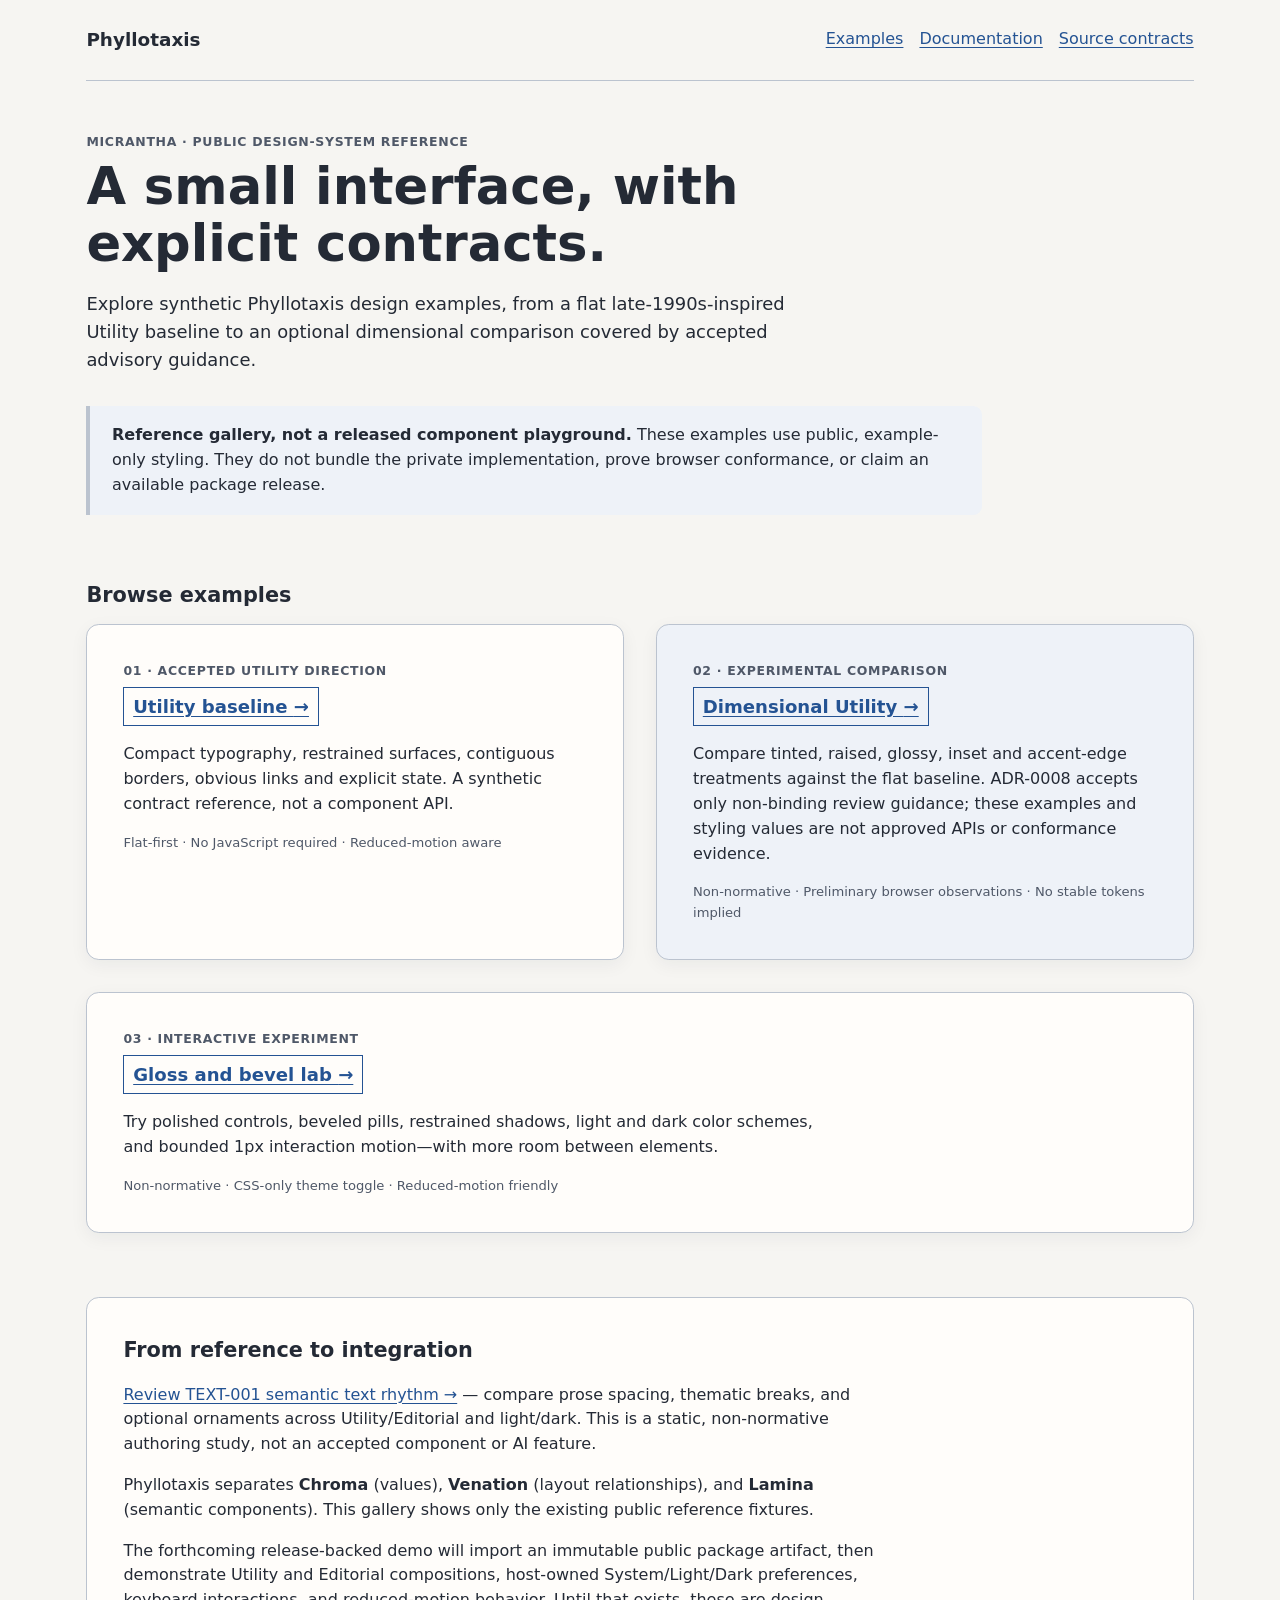
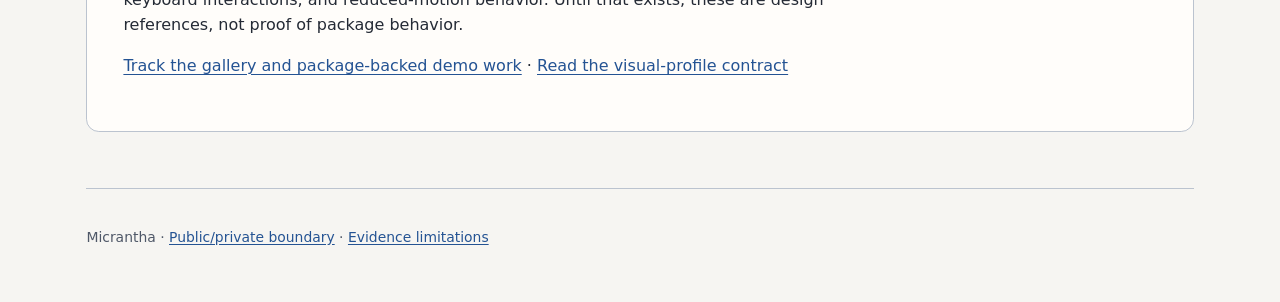
<file: site/index.html>
<!doctype html>
<html lang="en">
<head>
  <meta charset="utf-8">
  <meta name="viewport" content="width=device-width, initial-scale=1">
  <meta name="description" content="Public Phyllotaxis design-system reference gallery and contract examples.">
  <title>Phyllotaxis · Reference gallery</title>
  <link rel="stylesheet" href="./site.css">
</head>
<body>
  <a class="skip-link" href="#content">Skip to content</a>
  <header class="topbar">
    <a class="wordmark" href="./index.html">Phyllotaxis</a>
    <nav aria-label="Primary">
      <a href="#examples">Examples</a>
      <a href="https://github.com/hackelia-micrantha/phyllotaxis-community/blob/main/docs/README.md">Documentation</a>
      <a href="https://github.com/hackelia-micrantha/phyllotaxis-community">Source contracts</a>
    </nav>
  </header>

  <main id="content">
    <section class="intro" aria-labelledby="page-title">
      <p class="eyebrow">Micrantha · Public design-system reference</p>
      <h1 id="page-title">A small interface, with explicit contracts.</h1>
      <p class="lead">Explore synthetic Phyllotaxis design examples, from a flat late-1990s-inspired Utility baseline to an optional dimensional comparison covered by accepted advisory guidance.</p>
      <p class="notice"><strong>Reference gallery, not a released component playground.</strong> These examples use public, example-only styling. They do not bundle the private implementation, prove browser conformance, or claim an available package release.</p>
    </section>

    <section id="examples" aria-labelledby="examples-heading">
      <h2 id="examples-heading">Browse examples</h2>
      <div class="gallery">
        <article class="example">
          <p class="eyebrow">01 · Accepted Utility direction</p>
          <h3><a class="example-link" href="./examples/utility-reference.html">Utility baseline <span aria-hidden="true">→</span></a></h3>
          <p>Compact typography, restrained surfaces, contiguous borders, obvious links and explicit state. A synthetic contract reference, not a component API.</p>
          <p class="footnote">Flat-first · No JavaScript required · Reduced-motion aware</p>
        </article>
        <article class="example">
          <p class="eyebrow">02 · Experimental comparison</p>
          <h3><a class="example-link" href="./examples/dimensional-utility-reference.html">Dimensional Utility <span aria-hidden="true">→</span></a></h3>
          <p>Compare tinted, raised, glossy, inset and accent-edge treatments against the flat baseline. ADR-0008 accepts only non-binding review guidance; these examples and styling values are not approved APIs or conformance evidence.</p>
          <p class="footnote">Non-normative · Preliminary browser observations · No stable tokens implied</p>
        </article>
        <article class="example">
          <p class="eyebrow">03 · Interactive experiment</p>
          <h3><a class="example-link" href="./material-playground.html">Gloss and bevel lab <span aria-hidden="true">→</span></a></h3>
          <p>Try polished controls, beveled pills, restrained shadows, light and dark color schemes, and bounded 1px interaction motion—with more room between elements.</p>
          <p class="footnote">Non-normative · CSS-only theme toggle · Reduced-motion friendly</p>
        </article>
      </div>
    </section>

    <section class="details" aria-labelledby="what-next">
      <h2 id="what-next">From reference to integration</h2>
      <p><a id="text-rhythm-preview" href="./examples/text-rhythm-comparison.html">Review TEXT-001 semantic text rhythm →</a> — compare prose spacing, thematic breaks, and optional ornaments across Utility/Editorial and light/dark. This is a static, non-normative authoring study, not an accepted component or AI feature.</p>
      <p>Phyllotaxis separates <strong>Chroma</strong> (values), <strong>Venation</strong> (layout relationships), and <strong>Lamina</strong> (semantic components). This gallery shows only the existing public reference fixtures.</p>
      <p>The forthcoming release-backed demo will import an immutable public package artifact, then demonstrate Utility and Editorial compositions, host-owned System/Light/Dark preferences, keyboard interactions, and reduced-motion behavior. Until that exists, these are design references, not proof of package behavior.</p>
      <p><a href="https://github.com/hackelia-micrantha/phyllotaxis-community/issues/61">Track the gallery and package-backed demo work</a> · <a href="https://github.com/hackelia-micrantha/phyllotaxis-community/blob/main/docs/architecture/visual-profiles.md">Read the visual-profile contract</a></p>
    </section>
  </main>
  <footer>
    <p>Micrantha · <a href="https://github.com/hackelia-micrantha/phyllotaxis-community/blob/main/UPSTREAM.md">Public/private boundary</a> · <a href="https://github.com/hackelia-micrantha/phyllotaxis-community/blob/main/docs/architecture/dimensional-utility-browser-evidence.md">Evidence limitations</a></p>
  </footer>
</body>
</html>
</file>
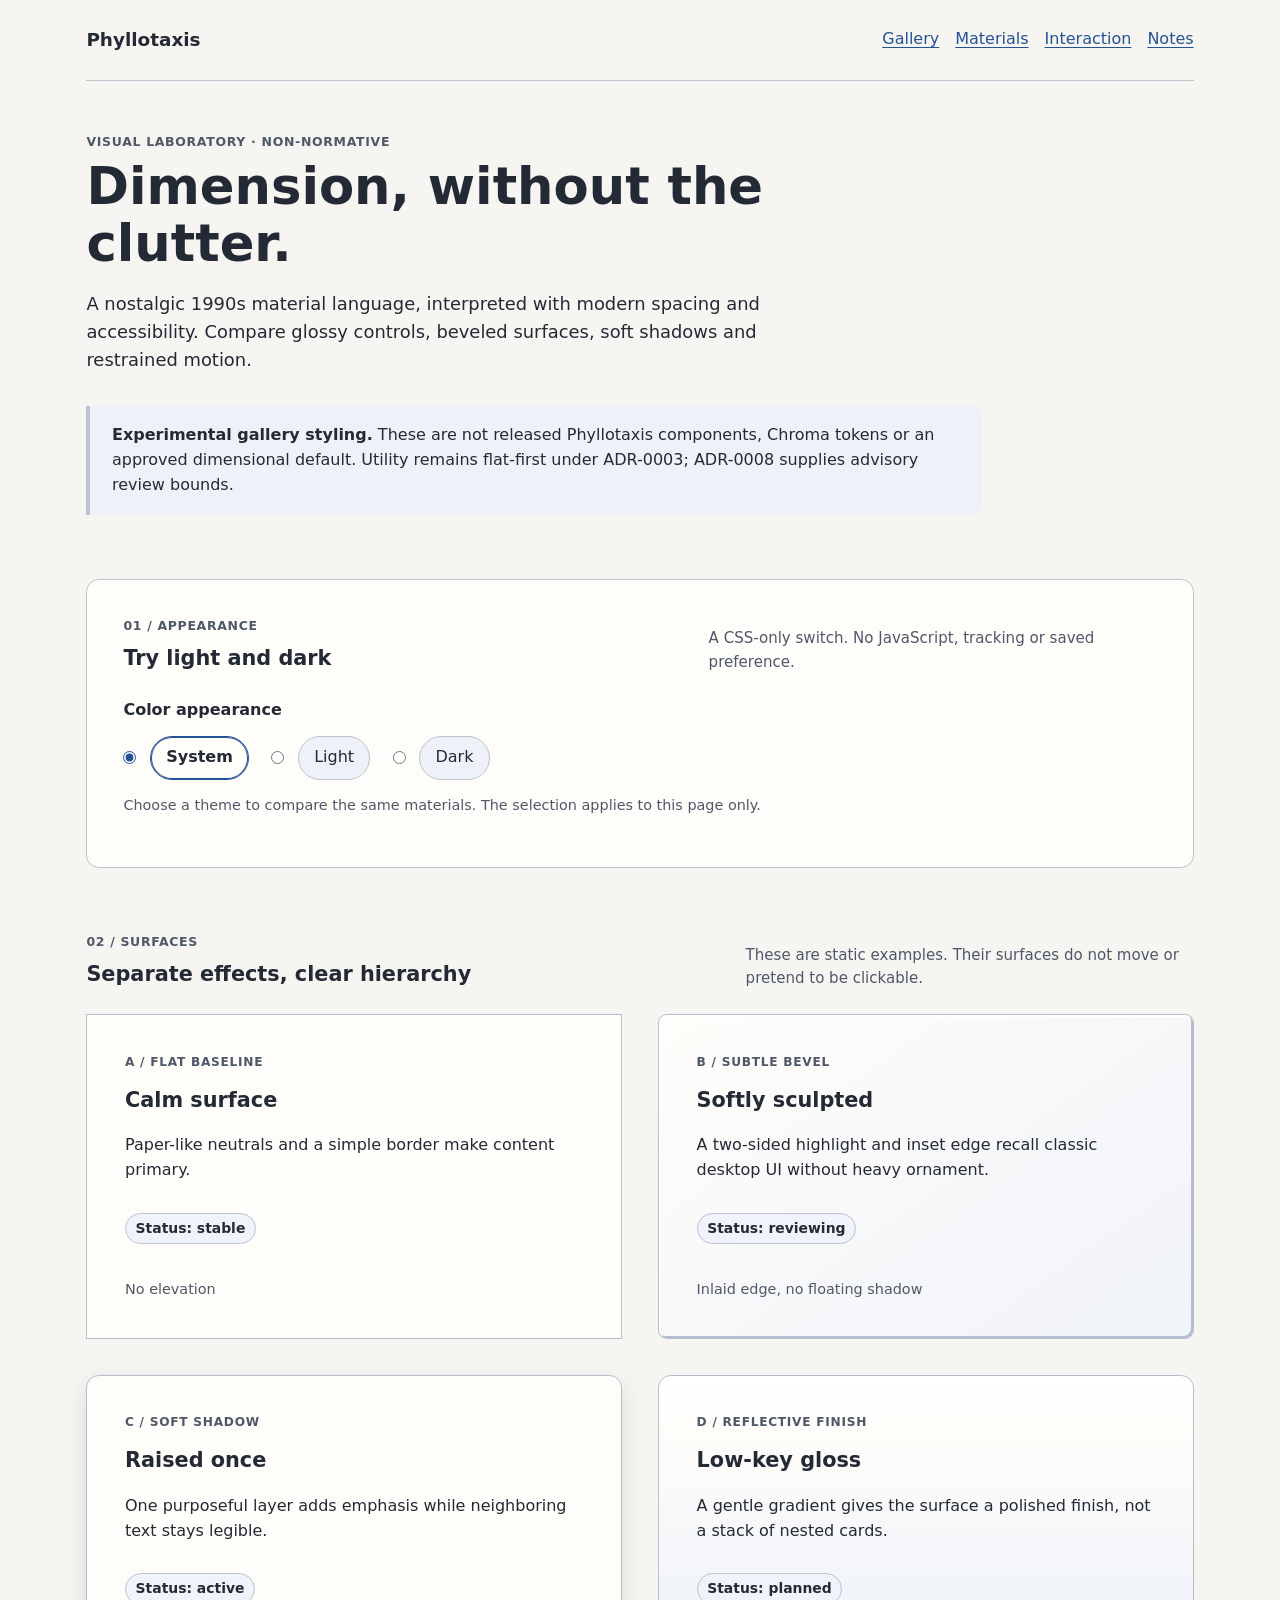
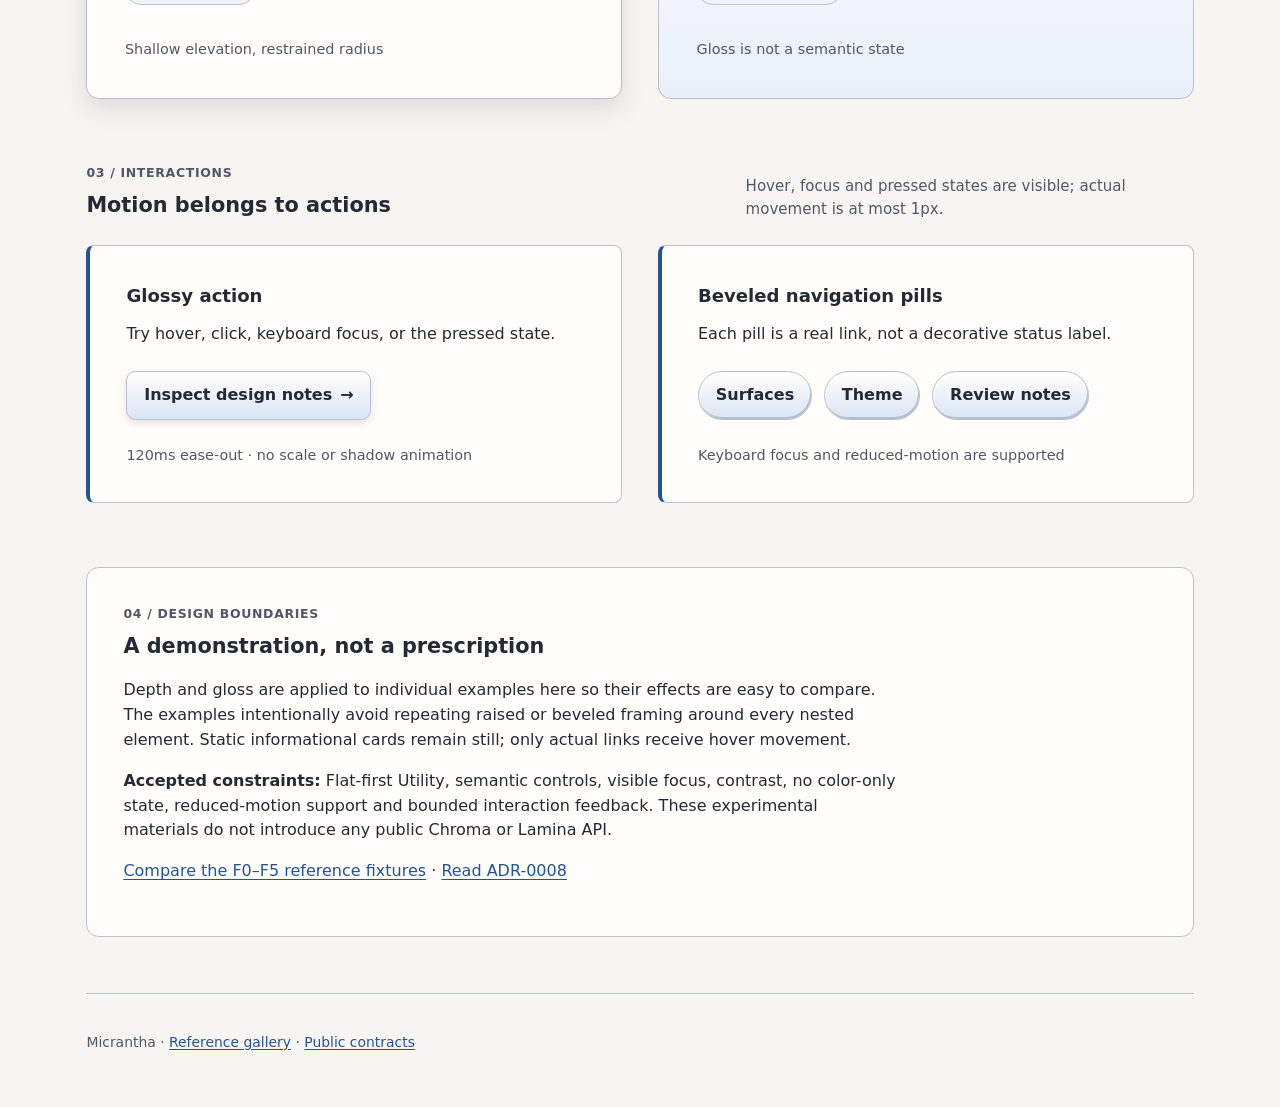
<file: site/material-playground.html>
<!doctype html>
<html lang="en">
<head>
  <meta charset="utf-8">
  <meta name="viewport" content="width=device-width, initial-scale=1">
  <meta name="description" content="Non-normative dimensional UI demonstration: gloss, bevel, shadows, dark mode and bounded interaction motion.">
  <title>Phyllotaxis · Material experiments</title>
  <link rel="stylesheet" href="./site.css">
  <link rel="stylesheet" href="./material-playground.css">
</head>
<body>
  <a class="skip-link" href="#content">Skip to content</a>
  <header class="topbar">
    <a class="wordmark" href="./index.html">Phyllotaxis</a>
    <nav aria-label="Primary">
      <a href="./index.html">Gallery</a>
      <a href="#materials">Materials</a>
      <a href="#interactions">Interaction</a>
      <a href="#notes">Notes</a>
    </nav>
  </header>

  <main id="content">
    <section class="intro" aria-labelledby="page-title">
      <p class="eyebrow">Visual laboratory · Non-normative</p>
      <h1 id="page-title">Dimension, without the clutter.</h1>
      <p class="lead">A nostalgic 1990s material language, interpreted with modern spacing and accessibility. Compare glossy controls, beveled surfaces, soft shadows and restrained motion.</p>
      <p class="notice"><strong>Experimental gallery styling.</strong> These are not released Phyllotaxis components, Chroma tokens or an approved dimensional default. Utility remains flat-first under ADR-0003; ADR-0008 supplies advisory review bounds.</p>
    </section>

    <section class="theme-lab" aria-labelledby="appearance-title">
      <div class="section-heading">
        <div>
          <p class="eyebrow">01 / Appearance</p>
          <h2 id="appearance-title">Try light and dark</h2>
        </div>
        <p class="section-aside">A CSS-only switch. No JavaScript, tracking or saved preference.</p>
      </div>
      <fieldset class="theme-switcher">
        <legend>Color appearance</legend>
        <div class="theme-options">
          <input type="radio" id="mode-system" name="demo-theme" value="system" checked>
          <label for="mode-system">System</label>
          <input type="radio" id="mode-light" name="demo-theme" value="light">
          <label for="mode-light">Light</label>
          <input type="radio" id="mode-dark" name="demo-theme" value="dark">
          <label for="mode-dark">Dark</label>
        </div>
      </fieldset>
      <p class="subtle-note">Choose a theme to compare the same materials. The selection applies to this page only.</p>
    </section>

    <section id="materials" aria-labelledby="materials-title">
      <div class="section-heading">
        <div>
          <p class="eyebrow">02 / Surfaces</p>
          <h2 id="materials-title">Separate effects, clear hierarchy</h2>
        </div>
        <p class="section-aside">These are static examples. Their surfaces do not move or pretend to be clickable.</p>
      </div>
      <div class="material-grid">
        <article class="material-card material-matte">
          <p class="material-index">A / Flat baseline</p>
          <h3>Calm surface</h3>
          <p>Paper-like neutrals and a simple border make content primary.</p>
          <p class="sample-status">Status: stable</p>
          <p class="material-caption">No elevation</p>
        </article>
        <article class="material-card material-bevel">
          <p class="material-index">B / Subtle bevel</p>
          <h3>Softly sculpted</h3>
          <p>A two-sided highlight and inset edge recall classic desktop UI without heavy ornament.</p>
          <p class="sample-status">Status: reviewing</p>
          <p class="material-caption">Inlaid edge, no floating shadow</p>
        </article>
        <article class="material-card material-raised">
          <p class="material-index">C / Soft shadow</p>
          <h3>Raised once</h3>
          <p>One purposeful layer adds emphasis while neighboring text stays legible.</p>
          <p class="sample-status">Status: active</p>
          <p class="material-caption">Shallow elevation, restrained radius</p>
        </article>
        <article class="material-card material-gloss">
          <p class="material-index">D / Reflective finish</p>
          <h3>Low-key gloss</h3>
          <p>A gentle gradient gives the surface a polished finish, not a stack of nested cards.</p>
          <p class="sample-status">Status: planned</p>
          <p class="material-caption">Gloss is not a semantic state</p>
        </article>
      </div>
    </section>

    <section id="interactions" aria-labelledby="interaction-title">
      <div class="section-heading">
        <div>
          <p class="eyebrow">03 / Interactions</p>
          <h2 id="interaction-title">Motion belongs to actions</h2>
        </div>
        <p class="section-aside">Hover, focus and pressed states are visible; actual movement is at most 1px.</p>
      </div>
      <div class="interaction-stage">
        <div class="action-demo">
          <h3>Glossy action</h3>
          <p>Try hover, click, keyboard focus, or the pressed state.</p>
          <a class="material-action gloss-action" href="#notes">Inspect design notes <span aria-hidden="true">→</span></a>
          <p class="material-caption">120ms ease-out · no scale or shadow animation</p>
        </div>
        <div class="action-demo">
          <h3>Beveled navigation pills</h3>
          <p>Each pill is a real link, not a decorative status label.</p>
          <nav class="pill-nav" aria-label="Explore material examples">
            <a class="bevel-pill" href="#materials">Surfaces</a>
            <a class="bevel-pill" href="#appearance-title">Theme</a>
            <a class="bevel-pill" href="#notes">Review notes</a>
          </nav>
          <p class="material-caption">Keyboard focus and reduced-motion are supported</p>
        </div>
      </div>
    </section>

    <section id="notes" class="details" aria-labelledby="notes-title">
      <p class="eyebrow">04 / Design boundaries</p>
      <h2 id="notes-title">A demonstration, not a prescription</h2>
      <p>Depth and gloss are applied to individual examples here so their effects are easy to compare. The examples intentionally avoid repeating raised or beveled framing around every nested element. Static informational cards remain still; only actual links receive hover movement.</p>
      <p><strong>Accepted constraints:</strong> Flat-first Utility, semantic controls, visible focus, contrast, no color-only state, reduced-motion support and bounded interaction feedback. These experimental materials do not introduce any public Chroma or Lamina API.</p>
      <p><a href="./examples/dimensional-utility-reference.html">Compare the F0–F5 reference fixtures</a> · <a href="https://github.com/hackelia-micrantha/phyllotaxis-community/blob/main/docs/decisions/ADR-0008-dimensional-utility-advisory-guidance.md">Read ADR-0008</a></p>
    </section>
  </main>

  <footer><p>Micrantha · <a href="./index.html">Reference gallery</a> · <a href="https://github.com/hackelia-micrantha/phyllotaxis-community">Public contracts</a></p></footer>
</body>
</html>
</file>
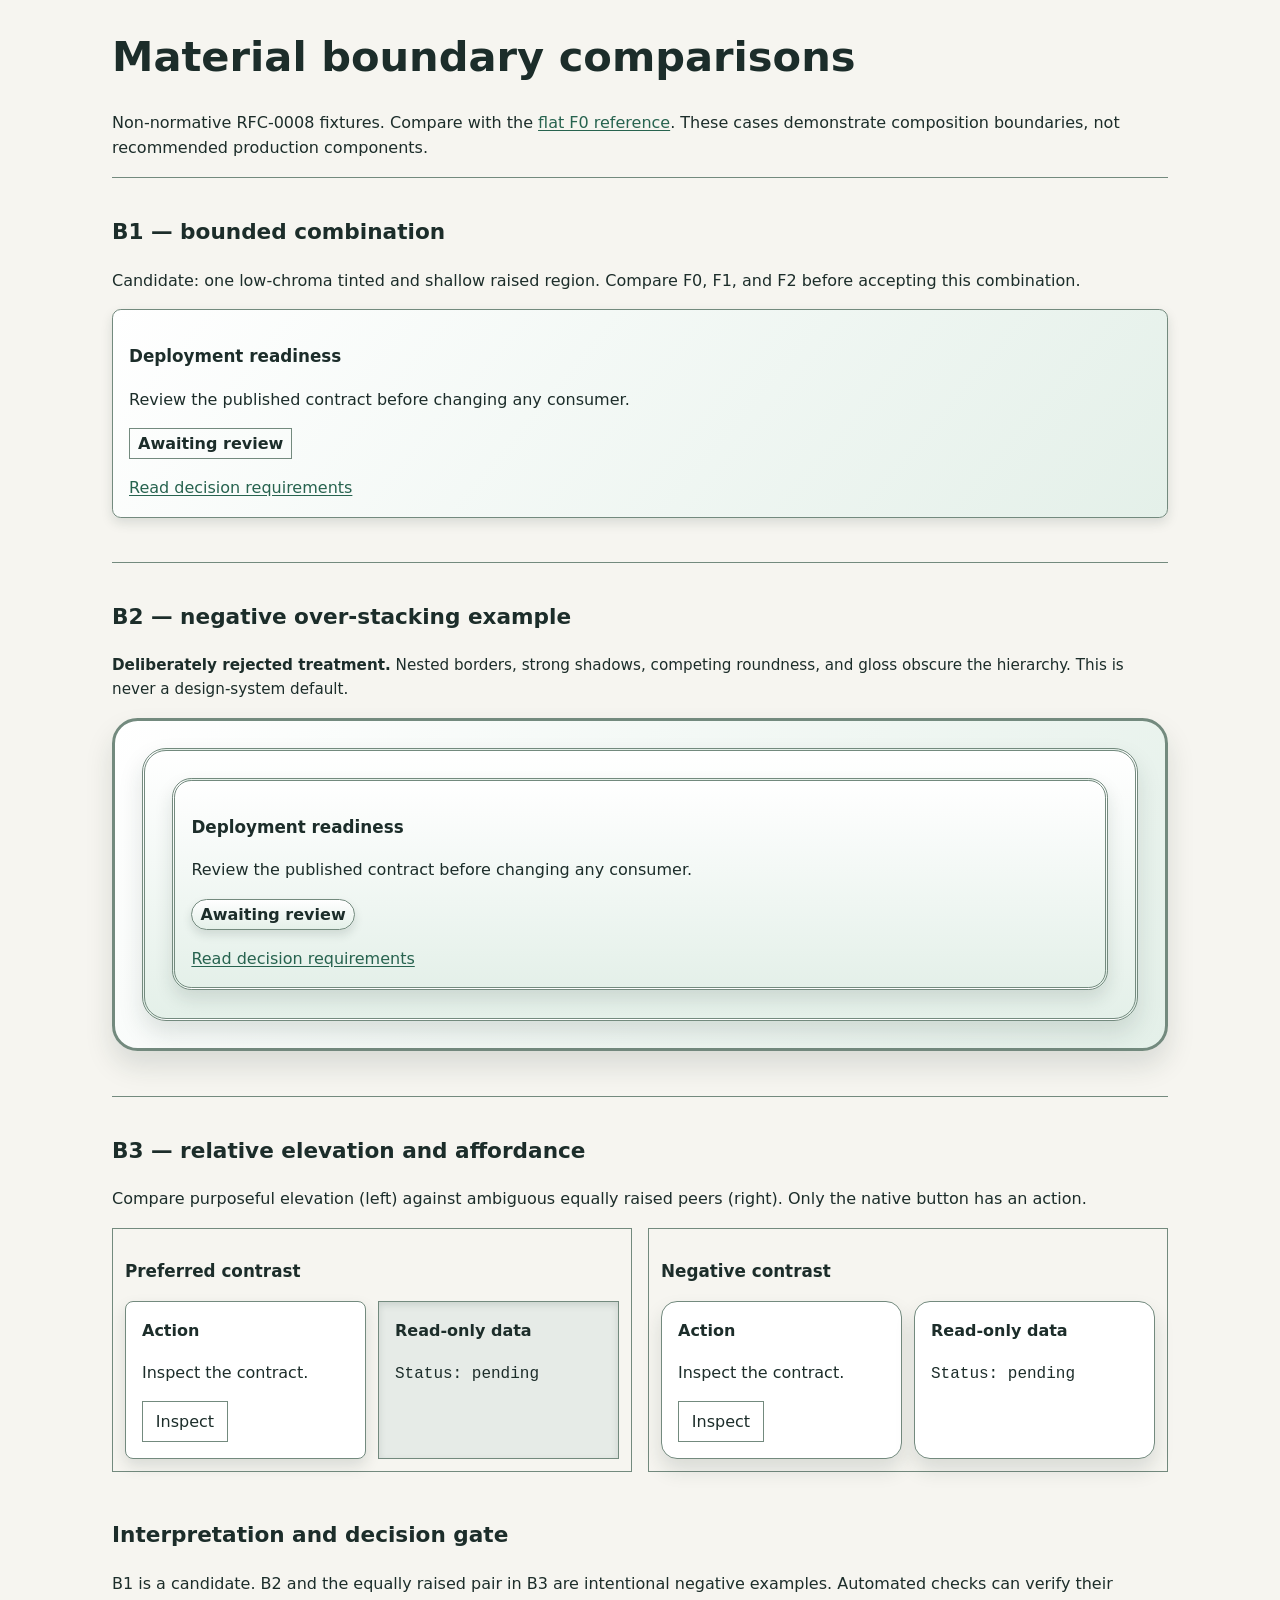
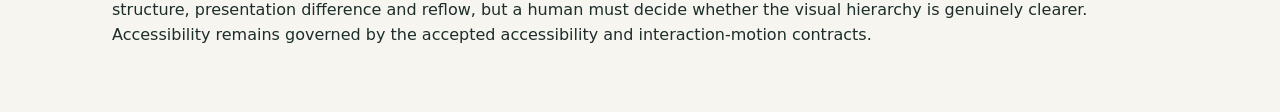
<file: docs/examples/dimensional-utility-boundaries.html>
<!doctype html>
<html lang="en">
<head>
<meta charset="utf-8">
<meta name="viewport" content="width=device-width,initial-scale=1">
<title>Dimensional Utility — material boundary cases (proposal)</title>
<style>
:root{color-scheme:light dark;--paper:#f6f5f0;--ink:#1c2d2a;--raised:#fff;--tint:#e4f0e9;--well:#e6ebe7;--line:#738a7e;--accent:#27634f;--focus:#195cb5;--shadow:rgb(22 49 37 / .13)}
@media(prefers-color-scheme:dark){:root{--paper:#182420;--ink:#f3f7f4;--raised:#263b32;--tint:#30463b;--well:#112019;--line:#87a897;--accent:#8ed4b2;--focus:#a9c9ff;--shadow:rgb(0 0 0 / .32)}}
*{box-sizing:border-box}body{margin:0;background:var(--paper);color:var(--ink);font:1rem/1.6 system-ui,sans-serif}
main{width:min(66rem,calc(100% - 2rem));margin:2rem auto 4rem}
h1{font-size:clamp(1.6rem,4vw,2.6rem);line-height:1.2}h1,h2,h3,p,a{overflow-wrap:anywhere}h2{font-size:1.35rem}h3{font-size:1.05rem}
a{color:var(--accent);text-decoration:underline;text-underline-offset:.15em}
a:focus-visible,button:focus-visible{outline:3px solid var(--focus);outline-offset:4px}
button{font:inherit;background:var(--raised);color:var(--ink);border:1px solid var(--line);padding:.4rem .8rem;cursor:pointer}
button:active{box-shadow:inset 0 3px 6px var(--shadow)}form{display:inline-block}
.boundary{border-block-start:1px solid var(--line);padding:1.2rem 0 1.8rem}
.example{border:1px solid var(--line);padding:1rem;margin:1rem 0;max-width:100%}
.status{font-weight:700;border:1px solid var(--line);display:inline-block;padding:.1rem .5rem}
.bounded{background:linear-gradient(130deg,var(--raised),var(--tint));box-shadow:0 5px 12px var(--shadow);border-radius:.55rem}
.negative{border:3px solid var(--line);border-radius:1.6rem;background:linear-gradient(130deg,var(--raised),var(--tint));box-shadow:0 15px 28px var(--shadow)}
.negative .nested{border:3px double var(--line);border-radius:1.5rem;margin:.7rem;padding:1rem;background:linear-gradient(180deg,var(--raised),var(--tint));box-shadow:0 12px 24px var(--shadow),inset 0 3px 0 rgb(255 255 255 / .25)}
.negative .nested .nested{border-radius:1.2rem;box-shadow:0 9px 18px var(--shadow),inset 0 3px 0 rgb(255 255 255 / .25)}
.negative .status{border-radius:999px;background:linear-gradient(180deg,var(--raised),var(--tint));box-shadow:0 5px 10px var(--shadow)}
.pairs{display:grid;grid-template-columns:repeat(auto-fit,minmax(min(100%,19rem),1fr));gap:1rem}
.pair{min-width:0;border:1px solid var(--line);padding:.75rem}
.two{display:grid;grid-template-columns:repeat(auto-fit,minmax(min(100%,12rem),1fr));gap:.75rem}
.primary{background:var(--raised);border:1px solid var(--line);border-radius:.5rem;box-shadow:0 7px 15px var(--shadow);padding:1rem}
.subordinate{background:var(--well);border:1px solid var(--line);box-shadow:inset 0 3px 7px var(--shadow);padding:1rem}
.peer{background:var(--raised);border:1px solid var(--line);border-radius:1rem;box-shadow:0 11px 20px var(--shadow);padding:1rem}
.note{font-size:.95rem}code{font-family:ui-monospace,monospace}
@media(forced-colors:active){.boundary,.example,.nested,.pair,.two>*,button,.status{border-color:CanvasText!important;background:Canvas!important;color:CanvasText!important;box-shadow:none!important}.nested{border-style:double}.subordinate{border-style:inset}}
@media(prefers-reduced-motion:reduce){*,*::before,*::after{animation:none!important;transition:none!important;scroll-behavior:auto!important}}
@media(max-width:480px){.boundary{padding-block:1rem}.example{padding:.65rem}.negative .nested{margin:.4rem;padding:.5rem}}
</style>
</head>
<body>
<main>
<h1>Material boundary comparisons</h1>
<p>Non-normative RFC-0008 fixtures. Compare with the <a href="./dimensional-utility-reference.html">flat F0 reference</a>. These cases demonstrate composition boundaries, not recommended production components.</p>
<section class="boundary" id="b1" aria-labelledby="b1-title">
<h2 id="b1-title">B1 — bounded combination</h2>
<p>Candidate: one low-chroma tinted and shallow raised region. Compare F0, F1, and F2 before accepting this combination.</p>
<div class="example bounded" data-boundary="b1" aria-label="Bounded tint and elevation example">
<h3>Deployment readiness</h3><p>Review the published contract before changing any consumer.</p><p><span class="status">Awaiting review</span></p>
<a href="#decision">Read decision requirements</a>
</div>
</section>
<section class="boundary" id="b2" aria-labelledby="b2-title">
<h2 id="b2-title">B2 — negative over-stacking example</h2>
<p class="note"><strong>Deliberately rejected treatment.</strong> Nested borders, strong shadows, competing roundness, and gloss obscure the hierarchy. This is never a design-system default.</p>
<div class="example negative" data-boundary="b2">
<div class="nested"><div class="nested"><h3>Deployment readiness</h3><p>Review the published contract before changing any consumer.</p><p><span class="status">Awaiting review</span></p><a href="#decision">Read decision requirements</a></div></div>
</div>
</section>
<section class="boundary" id="b3" aria-labelledby="b3-title">
<h2 id="b3-title">B3 — relative elevation and affordance</h2>
<p>Compare purposeful elevation (left) against ambiguous equally raised peers (right). Only the native button has an action.</p>
<div class="pairs">
<div class="pair hierarchy-good" data-boundary="b3-good" aria-label="Purposeful hierarchy">
<h3>Preferred contrast</h3><div class="two">
<div class="primary"><strong>Action</strong><p>Inspect the contract.</p><form action="#decision"><button type="submit">Inspect</button></form></div>
<div class="subordinate"><strong>Read-only data</strong><p><code>Status: pending</code></p></div>
</div>
</div>
<div class="pair hierarchy-bad" data-boundary="b3-bad" aria-label="Ambiguous equal elevation">
<h3>Negative contrast</h3><div class="two">
<div class="peer"><strong>Action</strong><p>Inspect the contract.</p><form action="#decision"><button type="submit">Inspect</button></form></div>
<div class="peer"><strong>Read-only data</strong><p><code>Status: pending</code></p></div>
</div>
</div>
</div>
</section>
<section id="decision"><h2>Interpretation and decision gate</h2>
<p>B1 is a candidate. B2 and the equally raised pair in B3 are intentional negative examples. Automated checks can verify their structure, presentation difference and reflow, but a human must decide whether the visual hierarchy is genuinely clearer. Accessibility remains governed by the accepted accessibility and interaction-motion contracts.</p>
</section>
</main>
</body></html>
</file>
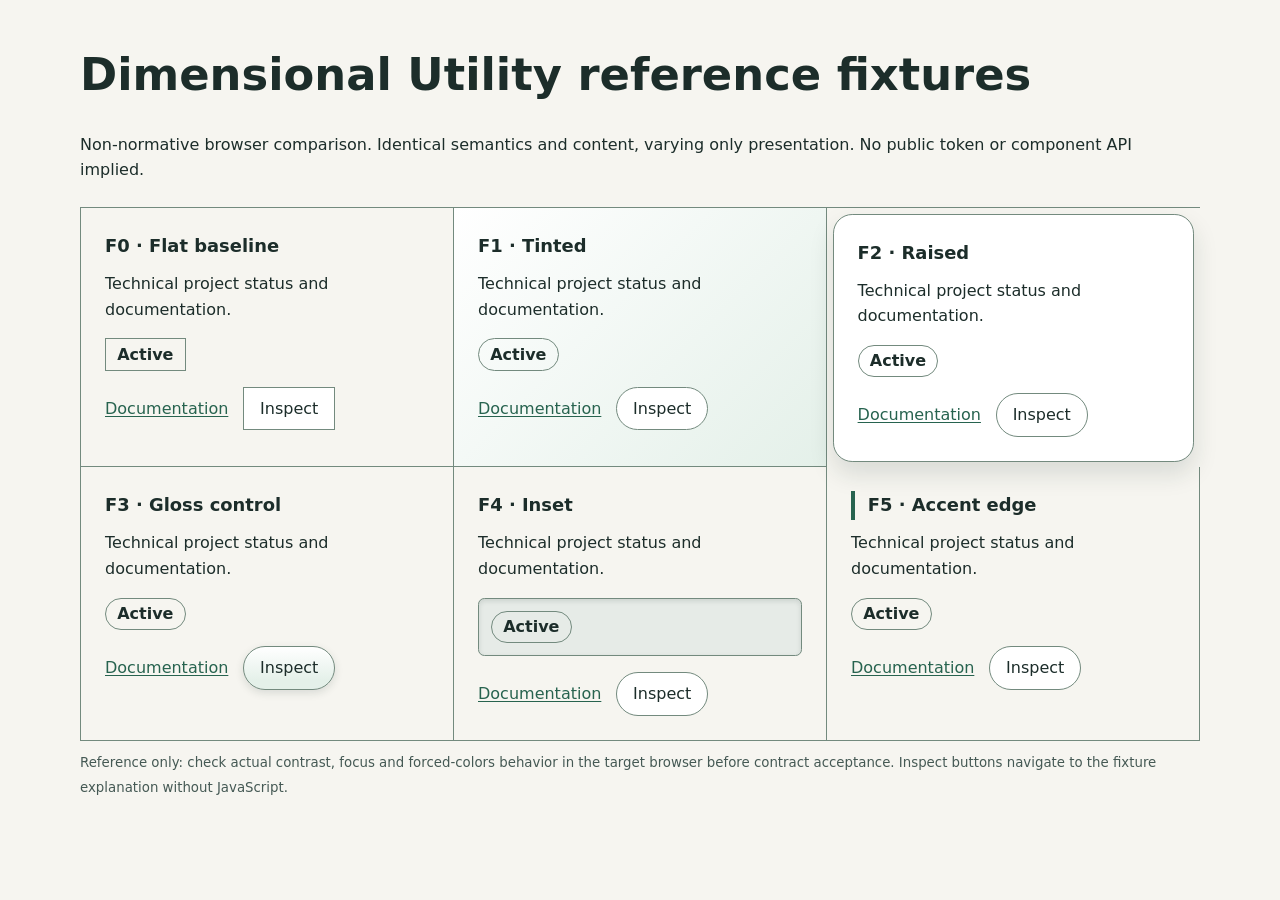
<file: docs/examples/dimensional-utility-reference.html>
<!doctype html>
<html lang="en"><meta charset="utf-8"><meta name="viewport" content="width=device-width,initial-scale=1">
<title>Dimensional Utility — non-normative comparison</title>
<style>
:root{color-scheme:light dark;--paper:#f6f5f0;--ink:#1c2d2a;--muted:#455954;--line:#738a7e;--accent:#27634f;--focus:#195cb5;--raised:#fff;--tint:#e4f0e9;--well:#e6ebe7;--shadow:rgb(22 49 37 / .13)}
@media(prefers-color-scheme:dark){:root{--paper:#182420;--ink:#f3f7f4;--muted:#d2e0d9;--line:#6a887a;--accent:#8ed4b2;--focus:#a9c9ff;--raised:#263b32;--tint:#30463b;--well:#112019;--shadow:rgb(0 0 0 / .32)}}
*{box-sizing:border-box}body{margin:0;background:var(--paper);color:var(--ink);font:1rem/1.6 system-ui,sans-serif}main{width:min(70rem,calc(100% - 2rem));margin:3rem auto}h1,h2{overflow-wrap:anywhere}h1{font-size:clamp(1.7rem,4vw,2.8rem);line-height:1.2}h2{font-size:1.12rem;margin:0 0 .65rem}p{margin:.5rem 0 1rem;overflow-wrap:anywhere}a{overflow-wrap:anywhere;color:var(--accent);text-decoration:underline;text-underline-offset:.15em}a:focus-visible,button:focus-visible{outline:3px solid var(--focus);outline-offset:4px}form{display:inline-block;margin:0 0 0 .6rem}button{font:inherit;cursor:pointer;color:var(--ink);background:var(--raised);border:1px solid var(--line);border-radius:0;padding:.5rem 1rem}.fixture:not(.flat) button{border-radius:999px}button:disabled{opacity:.6;cursor:not-allowed}button:active{box-shadow:inset 0 2px 5px var(--shadow)}.grid{display:grid;grid-template-columns:repeat(auto-fit,minmax(min(100%,19rem),1fr));gap:0;border-block-start:1px solid var(--line);border-inline-start:1px solid var(--line);margin-top:1.5rem}.fixture{padding:1.5rem;border:0;border-inline-end:1px solid var(--line);border-block-end:1px solid var(--line);border-radius:0}.status{display:inline-block;font-weight:700;border:1px solid var(--line);padding:.15rem .7rem;border-radius:0}.fixture:not(.flat) .status{border-radius:999px}.flat{background:var(--paper)}.tinted{background:linear-gradient(135deg,var(--raised),var(--tint))}.raised{background:var(--raised);border:1px solid var(--line);margin:.35rem;border-radius:1.2rem;box-shadow:0 12px 25px var(--shadow)}.gloss button{background:linear-gradient(180deg,var(--raised),var(--tint) 80%);box-shadow:inset 0 2px 0 rgb(255 255 255 / .24),0 3px 8px var(--shadow)}.gloss button:active{background:linear-gradient(180deg,var(--tint),var(--raised));box-shadow:inset 0 3px 7px var(--shadow)}.inset .well{background:var(--well);box-shadow:inset 0 2px 5px var(--shadow);border:1px solid var(--line);padding:.75rem;border-radius:.4rem}.accent h2{border-inline-start:.3rem solid var(--accent);padding-inline-start:.8rem}small{color:var(--muted)}@media(forced-colors:active){.grid{border-color:CanvasText}.fixture,.status,button,.well{box-shadow:none!important;background:Canvas!important;color:CanvasText!important;border-color:CanvasText}.fixture:not(.raised){border:0;border-inline-end:1px solid CanvasText;border-block-end:1px solid CanvasText}.accent h2{border-inline-start:4px solid Highlight}.gloss button:active{border-style:inset}}@media(prefers-reduced-motion:reduce){*,*::before,*::after{scroll-behavior:auto!important;animation:none!important;transition:none!important}}
@media(max-width:480px){.fixture{padding:.85rem}.inset .well{padding:.4rem}.status{padding:.1rem .4rem}form{margin:.25rem 0 0}}
</style>
<main><h1>Dimensional Utility reference fixtures</h1><p>Non-normative browser comparison. Identical semantics and content, varying only presentation. No public token or component API implied.</p><div class="grid">
<section class="fixture flat" aria-labelledby="f0"><h2 id="f0">F0 · Flat baseline</h2><p>Technical project status and documentation.</p><p><span class="status">Active</span></p><a href="#reference">Documentation</a> <form action="#reference"><button type="submit">Inspect</button></form></section>
<section class="fixture tinted" aria-labelledby="f1"><h2 id="f1">F1 · Tinted</h2><p>Technical project status and documentation.</p><p><span class="status">Active</span></p><a href="#reference">Documentation</a> <form action="#reference"><button type="submit">Inspect</button></form></section>
<section class="fixture raised" aria-labelledby="f2"><h2 id="f2">F2 · Raised</h2><p>Technical project status and documentation.</p><p><span class="status">Active</span></p><a href="#reference">Documentation</a> <form action="#reference"><button type="submit">Inspect</button></form></section>
<section class="fixture gloss" aria-labelledby="f3"><h2 id="f3">F3 · Gloss control</h2><p>Technical project status and documentation.</p><p><span class="status">Active</span></p><a href="#reference">Documentation</a> <form action="#reference"><button type="submit">Inspect</button></form></section>
<section class="fixture inset" aria-labelledby="f4"><h2 id="f4">F4 · Inset</h2><p>Technical project status and documentation.</p><p class="well"><span class="status">Active</span></p><a href="#reference">Documentation</a> <form action="#reference"><button type="submit">Inspect</button></form></section>
<section class="fixture accent" aria-labelledby="f5"><h2 id="f5">F5 · Accent edge</h2><p>Technical project status and documentation.</p><p><span class="status">Active</span></p><a href="#reference">Documentation</a> <form action="#reference"><button type="submit">Inspect</button></form></section>
</div><p id="reference"><small>Reference only: check actual contrast, focus and forced-colors behavior in the target browser before contract acceptance. Inspect buttons navigate to the fixture explanation without JavaScript.</small></p></main></html>
</file>
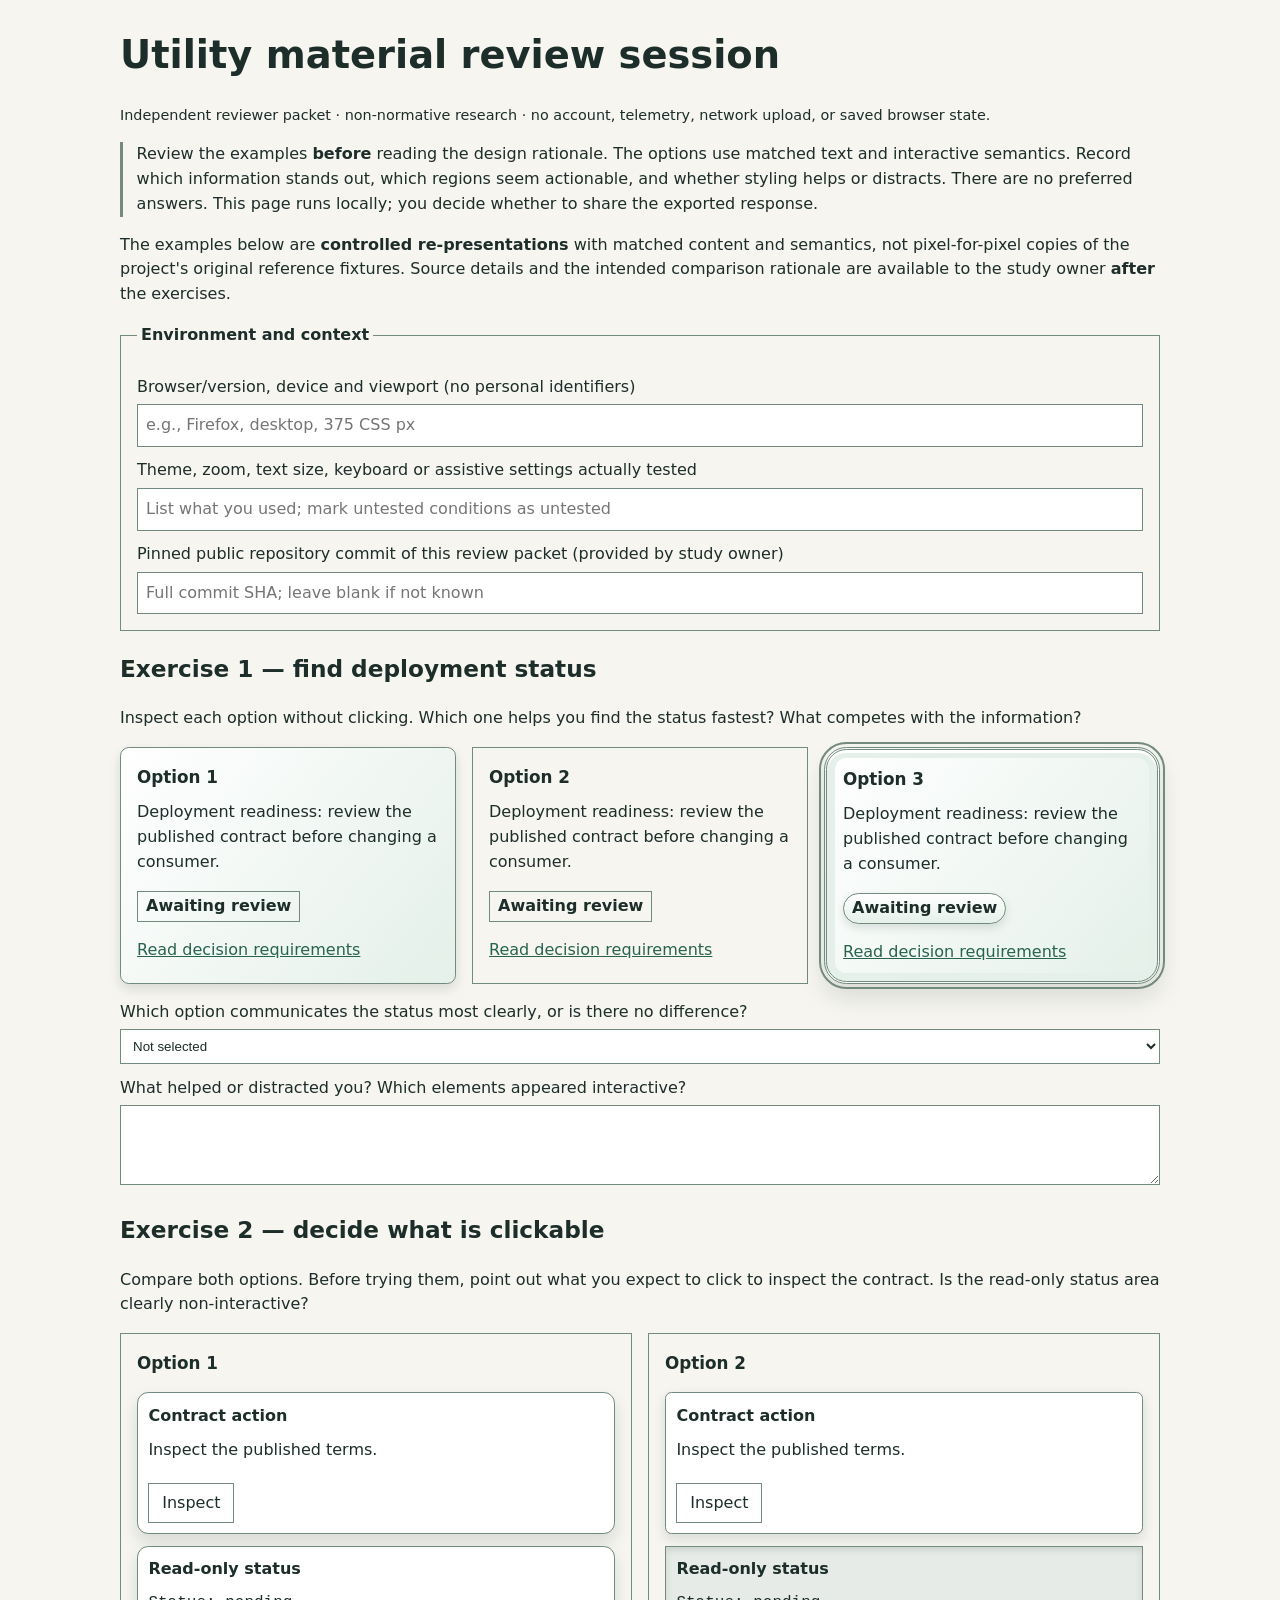
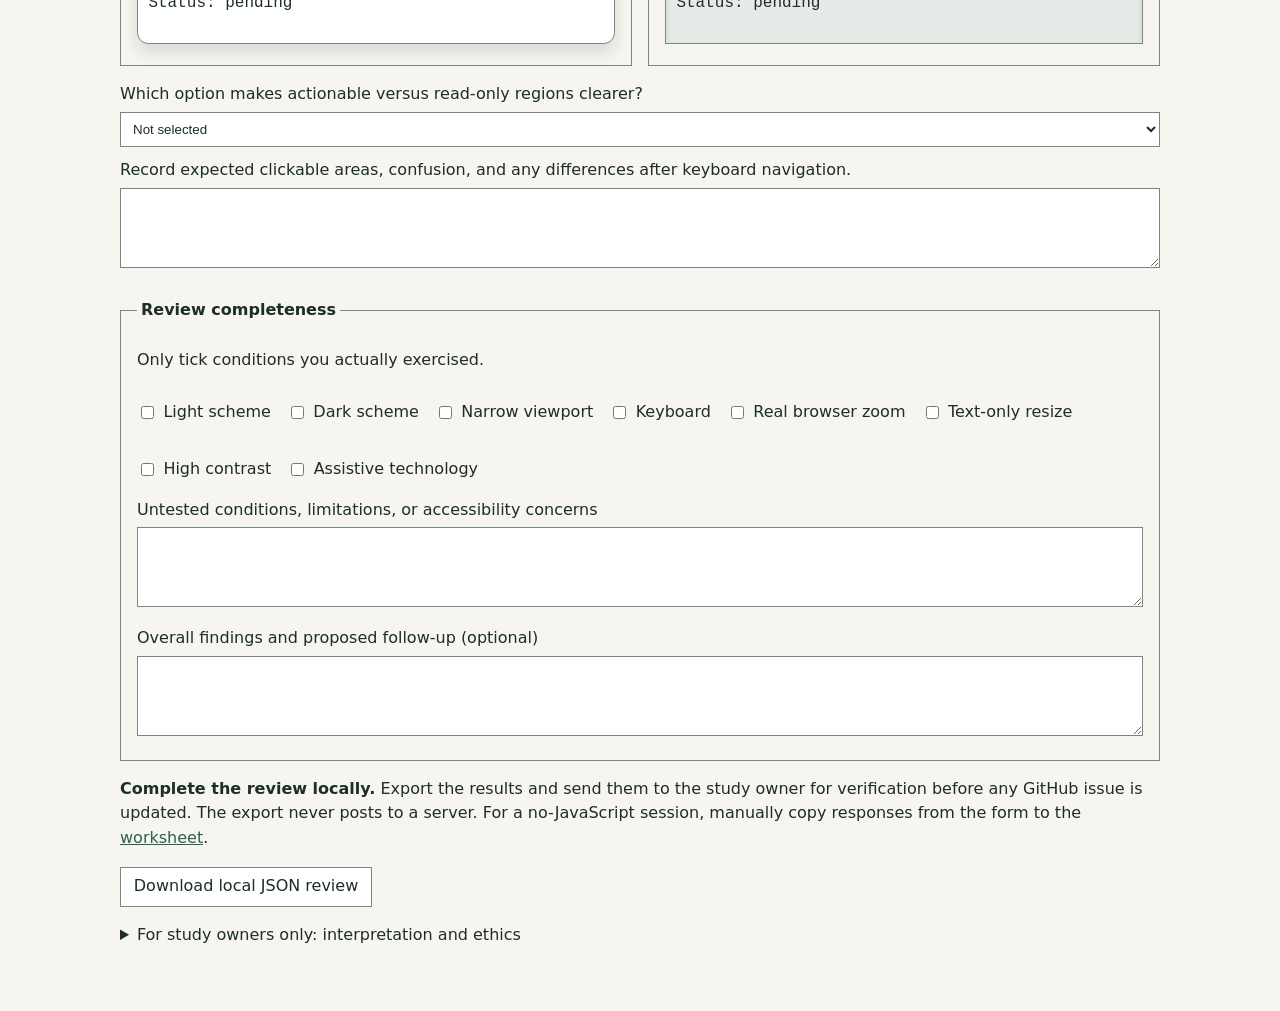
<file: docs/examples/dimensional-utility-review-session.html>
<!doctype html>
<html lang="en">
<head>
<meta charset="utf-8">
<meta name="viewport" content="width=device-width, initial-scale=1">
<title>Phyllotaxis — independent material review session</title>
<style>
:root{color-scheme:light dark;--paper:#f6f5f0;--ink:#1c2d2a;--raised:#fff;--tint:#e4f0e9;--well:#e6ebe7;--line:#738a7e;--accent:#27634f;--focus:#195cb5;--shadow:rgb(22 49 37 / .13)}
@media(prefers-color-scheme:dark){:root{--paper:#182420;--ink:#f3f7f4;--raised:#263b32;--tint:#30463b;--well:#112019;--line:#87a897;--accent:#8ed4b2;--focus:#a9c9ff;--shadow:rgb(0 0 0 / .32)}}
*{box-sizing:border-box}html{scroll-behavior:auto}body{margin:0;background:var(--paper);color:var(--ink);font:1rem/1.55 system-ui,sans-serif}
main{width:min(65rem,calc(100% - 2rem));margin:2rem auto 4rem}h1,h2,h3,p,label{overflow-wrap:anywhere}h1{font-size:clamp(1.6rem,4vw,2.4rem);line-height:1.2}
h2{font-size:1.45rem}h3{font-size:1.05rem}p{margin:.6rem 0 1rem}small,.subtle{font-size:.9rem}
a{color:var(--accent)}a:focus-visible,button:focus-visible,input:focus-visible,textarea:focus-visible{outline:3px solid var(--focus);outline-offset:3px}
fieldset{border:1px solid var(--line);padding:1rem;margin:1rem 0}legend{font-weight:700;padding:0 .25rem}
label{display:block;margin:.7rem 0 .3rem}input,textarea,button{font:inherit}input[type=text],textarea,select{width:100%;max-width:100%;border:1px solid var(--line);background:var(--raised);color:var(--ink);padding:.5rem}textarea{min-height:5rem;resize:vertical}
button,.action{color:var(--ink);background:var(--raised);border:1px solid var(--line);padding:.4rem .8rem;display:inline-block;text-decoration:none;cursor:pointer}
button:hover,.action:hover{border-color:var(--accent);text-decoration:underline}
button:active,.action:active{box-shadow:inset 0 2px 5px var(--shadow)}
.variants{display:grid;grid-template-columns:repeat(auto-fit,minmax(min(100%,17rem),1fr));gap:1rem;align-items:stretch;margin:1rem 0}
.variant{padding:1rem;min-width:0;border:1px solid var(--line);background:var(--paper)}
.variant h3{margin:0 0 .65rem}.variant .description{min-height:4rem}.status{font-weight:700;display:inline-block;padding:.15rem .5rem;border:1px solid var(--line)}
.variant[data-condition=bounded]{background:linear-gradient(130deg,var(--raised),var(--tint));border-radius:.55rem;box-shadow:0 5px 12px var(--shadow)}
.variant[data-condition=stacked]{border:3px double var(--line);border-radius:1.4rem;background:linear-gradient(130deg,var(--raised),var(--tint));box-shadow:0 13px 24px var(--shadow),inset 0 3px 0 var(--raised),inset 0 0 0 8px var(--tint);outline:2px solid var(--line);outline-offset:3px}
.variant[data-condition=stacked] .status{border-radius:999px;box-shadow:0 4px 8px var(--shadow);background:linear-gradient(180deg,var(--raised),var(--tint))}
.hierarchy .variant{display:flex;flex-direction:column}.hierarchy .region{border:1px solid var(--line);padding:.65rem;margin:.35rem 0;min-width:0}
.hierarchy [data-condition=differentiated] .region[data-role=action]{background:var(--raised);box-shadow:0 5px 12px var(--shadow);border-radius:.4rem}
.hierarchy [data-condition=differentiated] .region[data-role=read-only]{background:var(--well);box-shadow:inset 0 3px 6px var(--shadow)}
.hierarchy [data-condition=equal] .region{background:var(--raised);border-radius:.7rem;box-shadow:0 8px 16px var(--shadow)}
.hierarchy .action{margin-top:.3rem}.code{font-family:ui-monospace,monospace}.muted{opacity:.86}
.instructions{border-inline-start:3px solid var(--line);padding-inline-start:.85rem}
.questions{margin-top:1.4rem} .inline-choice{display:flex;gap:1rem;flex-wrap:wrap}
.inline-choice label{display:inline-flex;align-items:center;gap:.4rem}
#result{white-space:pre-wrap;overflow-wrap:anywhere;max-height:14rem;overflow:auto}
@media(forced-colors:active){.variant,.region,.status,button,.action,textarea,input{border-color:CanvasText!important;box-shadow:none!important;outline-color:CanvasText!important;background:Canvas!important;color:CanvasText!important}}
@media(prefers-reduced-motion:reduce){*,*::before,*::after{animation:none!important;transition:none!important;scroll-behavior:auto!important}}
</style>
</head>
<body>
<main>
<h1>Utility material review session</h1>
<p class="subtle">Independent reviewer packet · non-normative research · no account, telemetry, network upload, or saved browser state.</p>
<p class="instructions">Review the examples <strong>before</strong> reading the design rationale. The options use matched text and interactive semantics. Record which information stands out, which regions seem actionable, and whether styling helps or distracts. There are no preferred answers. This page runs locally; you decide whether to share the exported response.</p>
<p>The examples below are <strong>controlled re-presentations</strong> with matched content and semantics, not pixel-for-pixel copies of the project's original reference fixtures. Source details and the intended comparison rationale are available to the study owner <strong>after</strong> the exercises.</p>
<form id="review">
<fieldset><legend>Environment and context</legend>
<label for="environment">Browser/version, device and viewport (no personal identifiers)</label><input id="environment" name="environment" type="text" placeholder="e.g., Firefox, desktop, 375 CSS px">
<label for="settings">Theme, zoom, text size, keyboard or assistive settings actually tested</label><input id="settings" name="settings" type="text" placeholder="List what you used; mark untested conditions as untested">
<label for="reviewed-commit">Pinned public repository commit of this review packet (provided by study owner)</label><input id="reviewed-commit" name="reviewedCommit" type="text" placeholder="Full commit SHA; leave blank if not known">
</fieldset>
<section aria-labelledby="scan-title">
<h2 id="scan-title">Exercise 1 — find deployment status</h2>
<p>Inspect each option without clicking. Which one helps you find the status fastest? What competes with the information?</p>
<div id="scanning" class="variants">
<section class="variant" data-condition="flat"><h3>Option 1</h3><p class="description">Deployment readiness: review the published contract before changing a consumer.</p><p><span class="status">Awaiting review</span></p><a href="#end">Read decision requirements</a></section>
<section class="variant" data-condition="bounded"><h3>Option 2</h3><p class="description">Deployment readiness: review the published contract before changing a consumer.</p><p><span class="status">Awaiting review</span></p><a href="#end">Read decision requirements</a></section>
<section class="variant" data-condition="stacked"><h3>Option 3</h3><p class="description">Deployment readiness: review the published contract before changing a consumer.</p><p><span class="status">Awaiting review</span></p><a href="#end">Read decision requirements</a></section>
</div>
<label for="scan-choice">Which option communicates the status most clearly, or is there no difference?</label>
<select id="scan-choice" name="scanChoice"><option value="">Not selected</option><option value="1">Option 1</option><option value="2">Option 2</option><option value="3">Option 3</option><option value="equal">No meaningful difference</option></select>
<label for="scan-notes">What helped or distracted you? Which elements appeared interactive?</label><textarea id="scan-notes" name="scanNotes"></textarea>
</section>
<section aria-labelledby="aff-title">
<h2 id="aff-title">Exercise 2 — decide what is clickable</h2>
<p>Compare both options. Before trying them, point out what you expect to click to inspect the contract. Is the read-only status area clearly non-interactive?</p>
<div id="hierarchy" class="variants hierarchy">
<section class="variant" data-condition="differentiated"><h3>Option 1</h3><div class="region" data-role="action"><strong>Contract action</strong><p>Inspect the published terms.</p><a href="#end" class="action">Inspect</a></div><div class="region" data-role="read-only"><strong>Read-only status</strong><p class="code">Status: pending</p></div></section>
<section class="variant" data-condition="equal"><h3>Option 2</h3><div class="region" data-role="action"><strong>Contract action</strong><p>Inspect the published terms.</p><a href="#end" class="action">Inspect</a></div><div class="region" data-role="read-only"><strong>Read-only status</strong><p class="code">Status: pending</p></div></section>
</div>
<label for="aff-choice">Which option makes actionable versus read-only regions clearer?</label>
<select id="aff-choice" name="affChoice"><option value="">Not selected</option><option value="1">Option 1</option><option value="2">Option 2</option><option value="equal">No meaningful difference</option></select>
<label for="aff-notes">Record expected clickable areas, confusion, and any differences after keyboard navigation.</label><textarea id="aff-notes" name="affNotes"></textarea>
</section>
<fieldset class="questions"><legend>Review completeness</legend>
<p>Only tick conditions you actually exercised.</p>
<div class="inline-choice"><label><input name="light" type="checkbox">Light scheme</label><label><input name="dark" type="checkbox">Dark scheme</label><label><input name="narrow" type="checkbox">Narrow viewport</label><label><input name="keyboard" type="checkbox">Keyboard</label><label><input name="zoom" type="checkbox">Real browser zoom</label><label><input name="textresize" type="checkbox">Text-only resize</label><label><input name="contrast" type="checkbox">High contrast</label><label><input name="assistive" type="checkbox">Assistive technology</label></div>
<label for="limits">Untested conditions, limitations, or accessibility concerns</label><textarea id="limits" name="limitations"></textarea>
<label for="recommendation">Overall findings and proposed follow-up (optional)</label><textarea id="recommendation" name="recommendation"></textarea>
</fieldset>
<p id="end"><strong>Complete the review locally.</strong> Export the results and send them to the study owner for verification before any GitHub issue is updated. The export never posts to a server. For a no-JavaScript session, manually copy responses from the form to the <a href="../architecture/dimensional-utility-human-review-worksheet.md">worksheet</a>.</p>
<button id="export" type="button">Download local JSON review</button>
<p id="notice" aria-live="polite" role="status"></p>
</form>
<details><summary>For study owners only: interpretation and ethics</summary><p>Source context: <a href="./dimensional-utility-reference.html">canonical F0–F5 reference</a> and <a href="./dimensional-utility-boundaries.html">canonical B1–B3 boundary examples</a>.</p><p>The scanning cases correspond to flat (F0-like), bounded (B1-like) and intentionally stacked (B2-like) presentations. The affordance cases compare differentiated and equal-elevation B3-like patterns. Options are shuffled locally when JavaScript runs, and exported response data records the displayed order. The materials are not canonical fixture re-renders, not a representative usability study, and not an accessibility conformance audit. Do not count an assistant-generated response as independent human evidence. Keep reviewer identities out of public GitHub issues.</p></details>
</main>
<script>
(() => {
"use strict";
const orders = {};
for (const [key,id] of [["scan","scanning"],["affordance","hierarchy"]]) {
  const parent = document.getElementById(id);
  const children = [...parent.querySelectorAll(":scope > .variant")];
  for (let i=children.length-1;i>0;i--) {
    const j=Math.floor(Math.random()*(i+1));
    [children[i],children[j]]=[children[j],children[i]];
  }
  children.forEach((child,i)=>{child.querySelector("h3").textContent="Option "+(i+1);parent.appendChild(child);});
  orders[key]=children.map(el=>el.dataset.condition);
}
document.getElementById("export").addEventListener("click", () => {
  const form=document.getElementById("review");
  const data=new FormData(form);
  const result={
    schemaVersion:1,
    recordType:"independent-review-observation",
    source:"phyllotaxis-community/docs/examples/dimensional-utility-review-session.html",
    protocolVersion:"1.0.0",
    reviewedCommit:String(data.get("reviewedCommit")||"").trim()||null,
    completedAt:new Date().toISOString(),
    presentationOrder:orders,
    environment:String(data.get("environment")||"").trim(),
    settings:String(data.get("settings")||"").trim(),
    scan:{choice:data.get("scanChoice")||null,notes:String(data.get("scanNotes")||"").trim()},
    affordance:{choice:data.get("affChoice")||null,notes:String(data.get("affNotes")||"").trim()},
    exercised:["light","dark","narrow","keyboard","zoom","textresize","contrast","assistive"].filter(k=>data.get(k)!=null),
    limitations:String(data.get("limitations")||"").trim(),
    recommendation:String(data.get("recommendation")||"").trim(),
    approvalStatus:"unverified-human-response"
  };
  const json=JSON.stringify(result,null,2)+"\n";
  const url=URL.createObjectURL(new Blob([json],{type:"application/json"}));
  const a=document.createElement("a");
  a.href=url;a.download="phyllotaxis-utility-review.json";document.body.appendChild(a);a.click();a.remove();
  window.setTimeout(()=>URL.revokeObjectURL(url),10000);
  document.getElementById("notice").textContent="Review JSON created locally. No response was sent or approved.";
});
})();
</script>
</body>
</html>
</file>
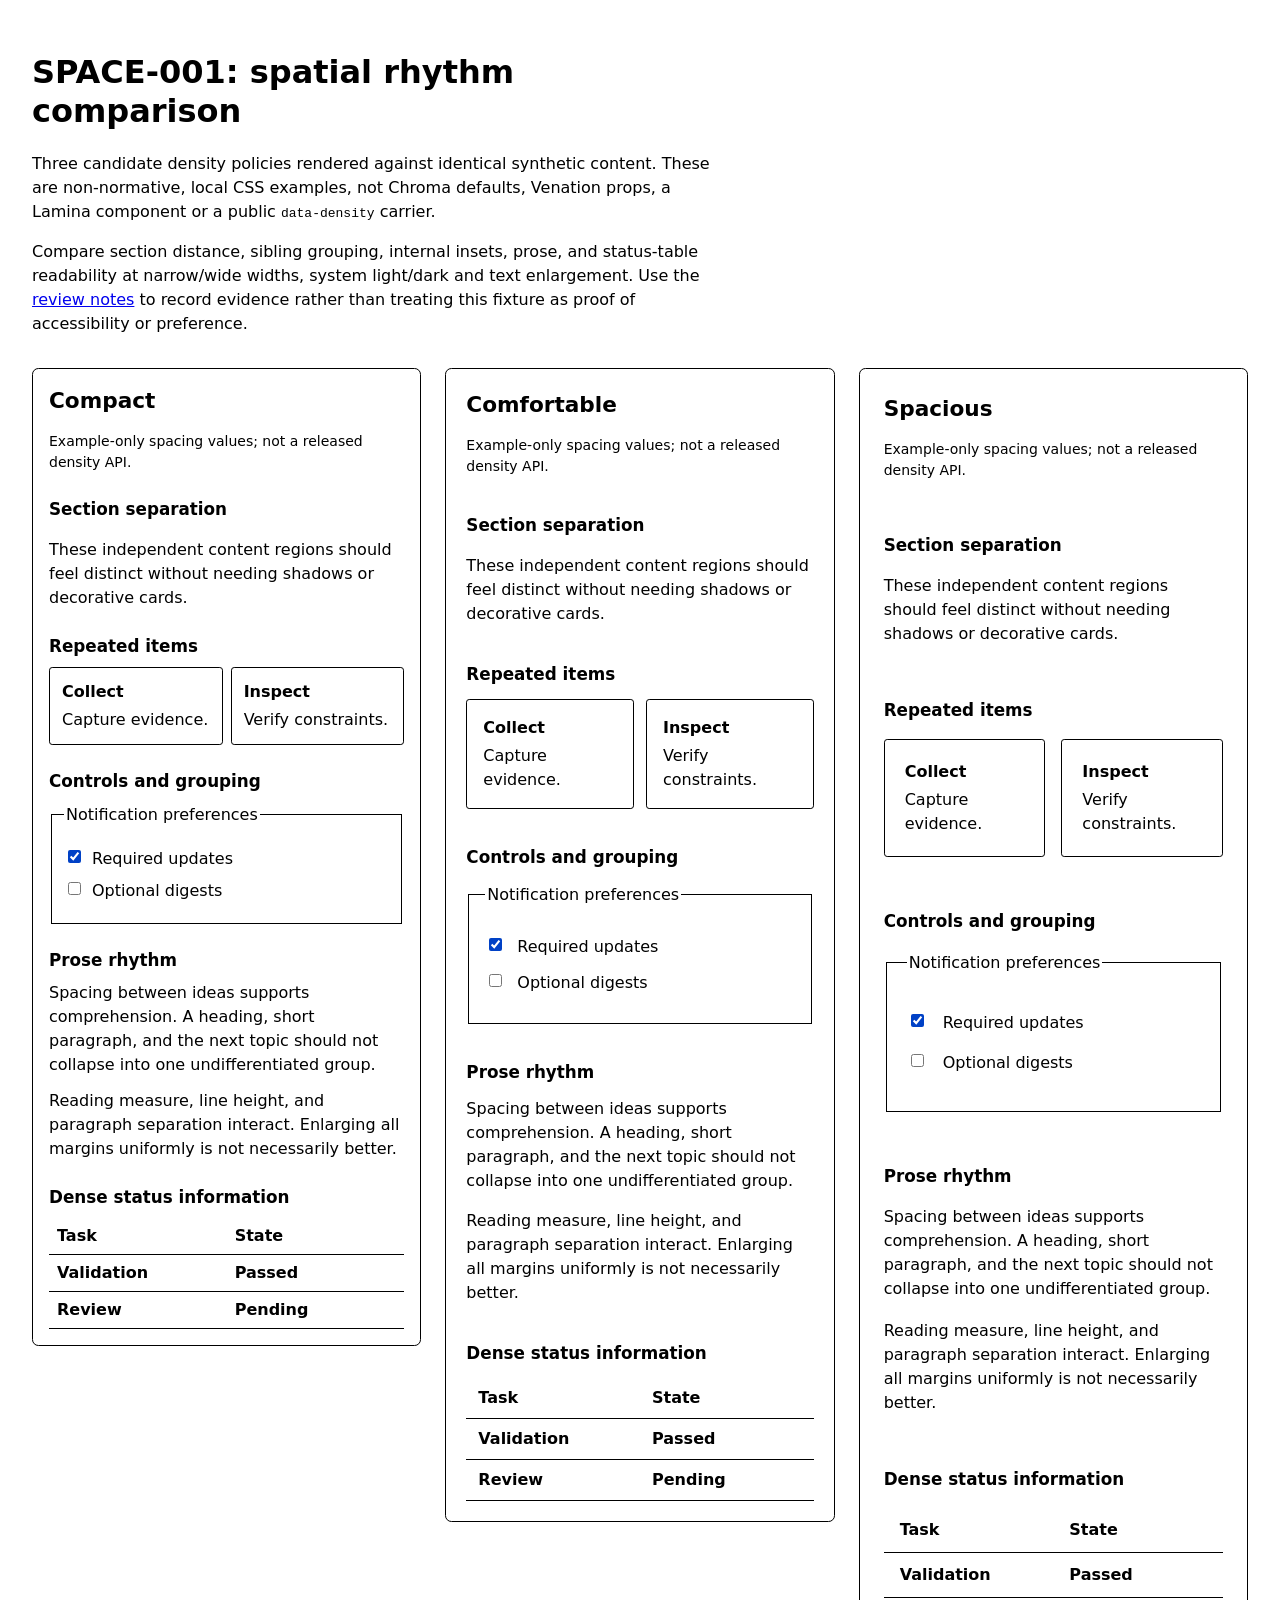
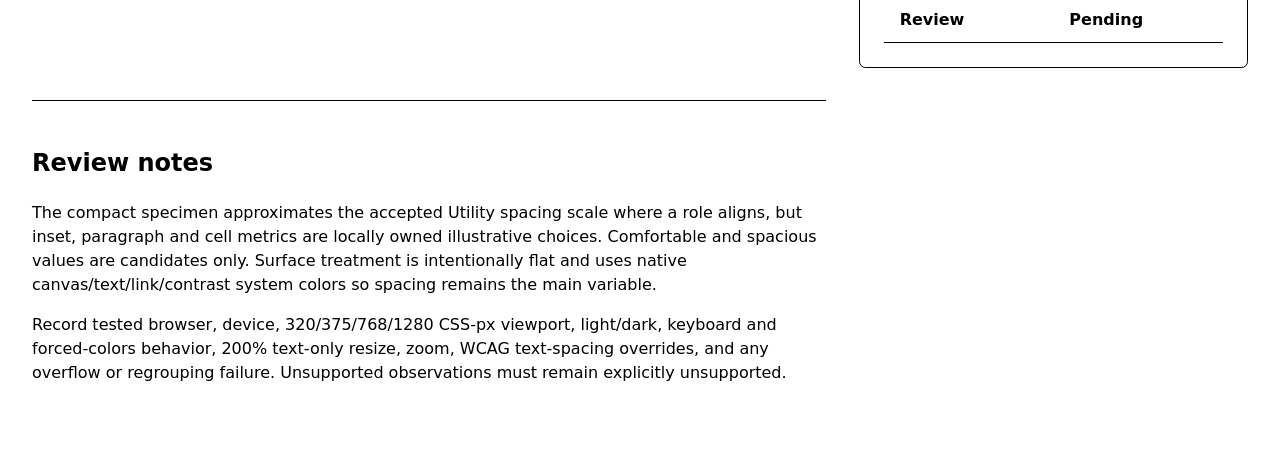
<file: docs/examples/spatial-rhythm-comparison.html>
<!doctype html>
<html lang="en">
<head>
  <meta charset="utf-8">
  <meta name="viewport" content="width=device-width, initial-scale=1">
  <title>SPACE-001 spatial rhythm specimens (non-normative)</title>
  <style>

  /* Experimental specimen only: these --sample-* values are NOT Phyllotaxis tokens. */
  :root { color-scheme:light dark; font-family:system-ui,sans-serif; line-height:1.5; background:Canvas; color:CanvasText; }
  *, *::before, *::after { box-sizing:border-box; }
  body { margin:0; }
  a { color:LinkText; }
  :focus-visible { outline:3px solid Highlight; outline-offset:3px; }
  .page { width:min(100%, 90rem); padding:clamp(1rem,3vw,2rem); margin-inline:auto; overflow-wrap:anywhere; }
  .intro { max-width:68ch; }
  .intro h1 { font-size:clamp(1.5rem,3vw,2rem); line-height:1.2; }
  .compare { display:grid; grid-template-columns:repeat(auto-fit,minmax(min(100%, 22rem),1fr)); gap:1.5rem; align-items:start; margin-block:2rem; }
  .sample { min-width:0; padding:var(--sample-gutter); border:1px solid ButtonBorder; border-radius:.4rem; }
  .sample h2 { margin:0; font-size:1.35rem; }
  .sample .annotation { font-size:.875rem; }
  .sample .spatial { margin-block-start:var(--sample-section); }
  .sample .spatial > h3 { margin:0 0 var(--sample-group); font-size:1.05rem; }
  .sample .items { display:grid; grid-template-columns:repeat(auto-fit,minmax(min(100%, 9rem),1fr)); gap:var(--sample-group); }
  .sample .tile { min-width:0; padding:var(--sample-inset); border:1px solid ButtonBorder; border-radius:.2rem; }
  .sample .tile p { margin:.25rem 0 0; }
  .sample fieldset { min-width:0; border:1px solid ButtonBorder; padding:var(--sample-inset); }
  .sample fieldset label { display:flex; align-items:start; gap:var(--sample-group); margin-block:var(--sample-group); }
  .sample input { accent-color:Highlight; }
  .sample .reading { max-width:54ch; }
  .sample .reading p { margin:0 0 var(--sample-paragraph); overflow-wrap:anywhere; }
  .sample table { border-collapse:collapse; width:100%; table-layout:fixed; text-align:left; }
  .sample td, .sample th { border-bottom:1px solid ButtonBorder; padding:var(--sample-cell) var(--sample-group); overflow-wrap:anywhere; vertical-align:top; }
  .sample .status { font-weight:600; }
  .sample[data-density="compact"] { --sample-gutter:1rem; --sample-section:1.5rem; --sample-group:.5rem; --sample-inset:.75rem; --sample-paragraph:.75rem; --sample-cell:.375rem; }
  .sample[data-density="comfortable"] { --sample-gutter:1.25rem; --sample-section:2.25rem; --sample-group:.75rem; --sample-inset:1rem; --sample-paragraph:1rem; --sample-cell:.5rem; }
  .sample[data-density="spacious"] { --sample-gutter:1.5rem; --sample-section:3.25rem; --sample-group:1rem; --sample-inset:1.25rem; --sample-paragraph:1.125rem; --sample-cell:.625rem; }
  .note { padding-block:1.5rem; border-top:1px solid ButtonBorder; max-width:78ch; }
  @media (forced-colors:active) { .sample,.tile,fieldset { border-color:CanvasText; } }

  </style>
</head>
<body>
  <main class="page">
    <header class="intro">
      <h1>SPACE-001: spatial rhythm comparison</h1>
      <p>Three candidate density policies rendered against identical synthetic content. These are non-normative, local CSS examples, not Chroma defaults, Venation props, a Lamina component or a public <code>data-density</code> carrier.</p>
      <p>Compare section distance, sibling grouping, internal insets, prose, and status-table readability at narrow/wide widths, system light/dark and text enlargement. Use the <a href="#review-notes">review notes</a> to record evidence rather than treating this fixture as proof of accessibility or preference.</p>
    </header>
    <div class="compare" aria-label="Spatial density candidates">
    <article class="sample" data-density="compact" aria-labelledby="compact-title">
      <h2 id="compact-title">Compact</h2>
      <p class="annotation">Example-only spacing values; not a released density API.</p>
      <section class="spatial" data-sample-block="sections" aria-labelledby="compact-sections">
        <h3 id="compact-sections">Section separation</h3>
        <p>These independent content regions should feel distinct without needing shadows or decorative cards.</p>
      </section>
      <section class="spatial" data-sample-block="grid" aria-labelledby="compact-grid">
        <h3 id="compact-grid">Repeated items</h3>
        <div class="items">
          <div class="tile"><strong>Collect</strong><p>Capture evidence.</p></div>
          <div class="tile"><strong>Inspect</strong><p>Verify constraints.</p></div>
        </div>
      </section>
      <section class="spatial" data-sample-block="controls" aria-labelledby="compact-controls">
        <h3 id="compact-controls">Controls and grouping</h3>
        <fieldset><legend>Notification preferences</legend>
          <label><input type="checkbox" checked> Required updates</label>
          <label><input type="checkbox"> Optional digests</label>
        </fieldset>
      </section>
      <section class="spatial reading" data-sample-block="prose" aria-labelledby="compact-prose">
        <h3 id="compact-prose">Prose rhythm</h3>
        <p>Spacing between ideas supports comprehension. A heading, short paragraph, and the next topic should not collapse into one undifferentiated group.</p>
        <p>Reading measure, line height, and paragraph separation interact. Enlarging all margins uniformly is not necessarily better.</p>
      </section>
      <section class="spatial" data-sample-block="status" aria-labelledby="compact-status">
        <h3 id="compact-status">Dense status information</h3>
        <table><thead><tr><th scope="col">Task</th><th scope="col">State</th></tr></thead>
          <tbody><tr><th scope="row">Validation</th><td class="status">Passed</td></tr>
          <tr><th scope="row">Review</th><td class="status">Pending</td></tr></tbody></table>
      </section>
    </article>
    <article class="sample" data-density="comfortable" aria-labelledby="comfortable-title">
      <h2 id="comfortable-title">Comfortable</h2>
      <p class="annotation">Example-only spacing values; not a released density API.</p>
      <section class="spatial" data-sample-block="sections" aria-labelledby="comfortable-sections">
        <h3 id="comfortable-sections">Section separation</h3>
        <p>These independent content regions should feel distinct without needing shadows or decorative cards.</p>
      </section>
      <section class="spatial" data-sample-block="grid" aria-labelledby="comfortable-grid">
        <h3 id="comfortable-grid">Repeated items</h3>
        <div class="items">
          <div class="tile"><strong>Collect</strong><p>Capture evidence.</p></div>
          <div class="tile"><strong>Inspect</strong><p>Verify constraints.</p></div>
        </div>
      </section>
      <section class="spatial" data-sample-block="controls" aria-labelledby="comfortable-controls">
        <h3 id="comfortable-controls">Controls and grouping</h3>
        <fieldset><legend>Notification preferences</legend>
          <label><input type="checkbox" checked> Required updates</label>
          <label><input type="checkbox"> Optional digests</label>
        </fieldset>
      </section>
      <section class="spatial reading" data-sample-block="prose" aria-labelledby="comfortable-prose">
        <h3 id="comfortable-prose">Prose rhythm</h3>
        <p>Spacing between ideas supports comprehension. A heading, short paragraph, and the next topic should not collapse into one undifferentiated group.</p>
        <p>Reading measure, line height, and paragraph separation interact. Enlarging all margins uniformly is not necessarily better.</p>
      </section>
      <section class="spatial" data-sample-block="status" aria-labelledby="comfortable-status">
        <h3 id="comfortable-status">Dense status information</h3>
        <table><thead><tr><th scope="col">Task</th><th scope="col">State</th></tr></thead>
          <tbody><tr><th scope="row">Validation</th><td class="status">Passed</td></tr>
          <tr><th scope="row">Review</th><td class="status">Pending</td></tr></tbody></table>
      </section>
    </article>
    <article class="sample" data-density="spacious" aria-labelledby="spacious-title">
      <h2 id="spacious-title">Spacious</h2>
      <p class="annotation">Example-only spacing values; not a released density API.</p>
      <section class="spatial" data-sample-block="sections" aria-labelledby="spacious-sections">
        <h3 id="spacious-sections">Section separation</h3>
        <p>These independent content regions should feel distinct without needing shadows or decorative cards.</p>
      </section>
      <section class="spatial" data-sample-block="grid" aria-labelledby="spacious-grid">
        <h3 id="spacious-grid">Repeated items</h3>
        <div class="items">
          <div class="tile"><strong>Collect</strong><p>Capture evidence.</p></div>
          <div class="tile"><strong>Inspect</strong><p>Verify constraints.</p></div>
        </div>
      </section>
      <section class="spatial" data-sample-block="controls" aria-labelledby="spacious-controls">
        <h3 id="spacious-controls">Controls and grouping</h3>
        <fieldset><legend>Notification preferences</legend>
          <label><input type="checkbox" checked> Required updates</label>
          <label><input type="checkbox"> Optional digests</label>
        </fieldset>
      </section>
      <section class="spatial reading" data-sample-block="prose" aria-labelledby="spacious-prose">
        <h3 id="spacious-prose">Prose rhythm</h3>
        <p>Spacing between ideas supports comprehension. A heading, short paragraph, and the next topic should not collapse into one undifferentiated group.</p>
        <p>Reading measure, line height, and paragraph separation interact. Enlarging all margins uniformly is not necessarily better.</p>
      </section>
      <section class="spatial" data-sample-block="status" aria-labelledby="spacious-status">
        <h3 id="spacious-status">Dense status information</h3>
        <table><thead><tr><th scope="col">Task</th><th scope="col">State</th></tr></thead>
          <tbody><tr><th scope="row">Validation</th><td class="status">Passed</td></tr>
          <tr><th scope="row">Review</th><td class="status">Pending</td></tr></tbody></table>
      </section>
    </article>
    </div>
    <section id="review-notes" class="note">
      <h2>Review notes</h2>
      <p>The compact specimen approximates the accepted Utility spacing scale where a role aligns, but inset, paragraph and cell metrics are locally owned illustrative choices. Comfortable and spacious values are candidates only. Surface treatment is intentionally flat and uses native canvas/text/link/contrast system colors so spacing remains the main variable.</p>
      <p>Record tested browser, device, 320/375/768/1280 CSS-px viewport, light/dark, keyboard and forced-colors behavior, 200% text-only resize, zoom, WCAG text-spacing overrides, and any overflow or regrouping failure. Unsupported observations must remain explicitly unsupported.</p>
    </section>
  </main>
</body>
</html>
</file>
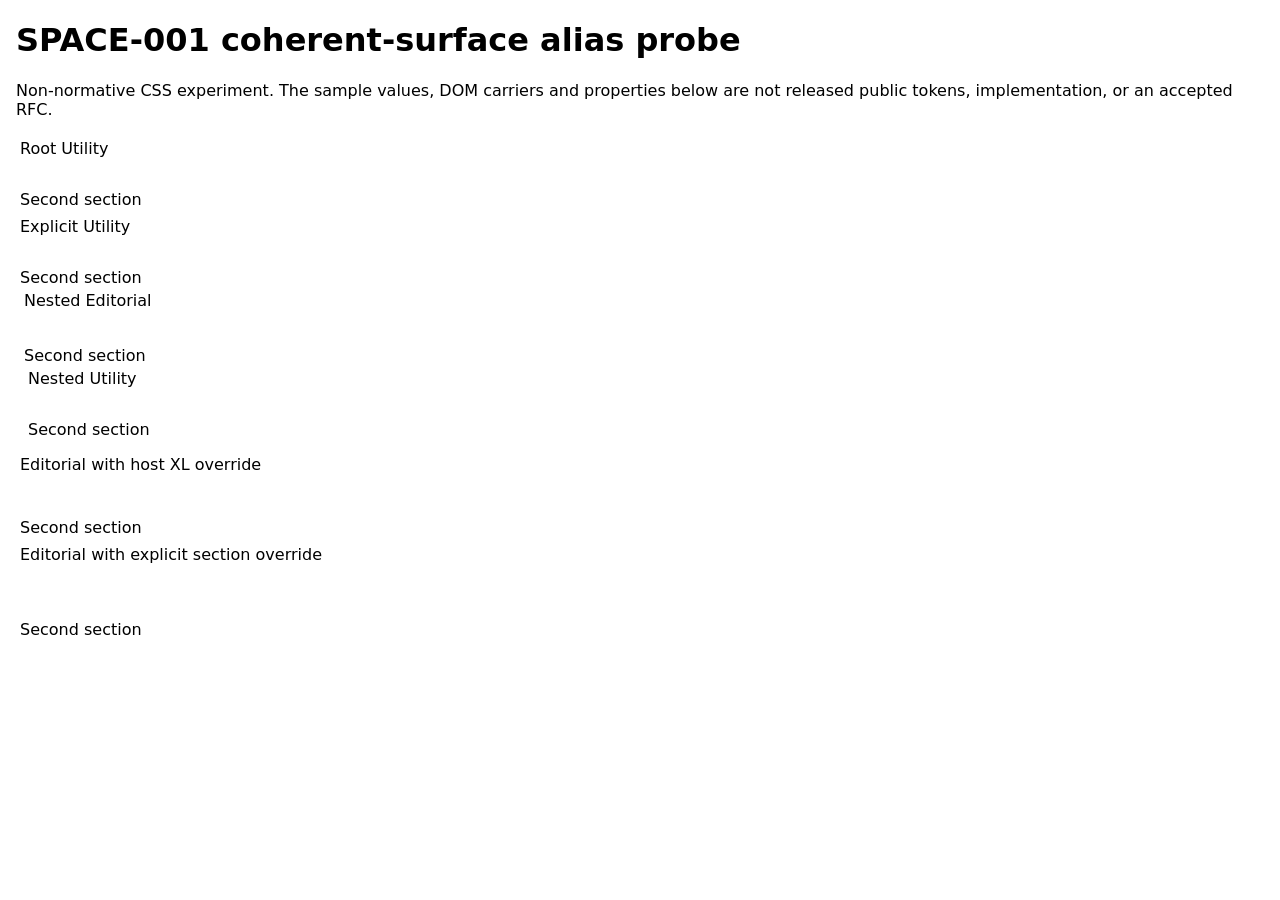
<file: docs/examples/spatial-role-inheritance.html>
<!doctype html>
<html lang="en">
<head>
  <meta charset="utf-8">
  <meta name="viewport" content="width=device-width, initial-scale=1">
  <title>SPACE-001 — Coherent-surface alias resolution probe (non-normative)</title>
  <style>
    /* Illustration only: --sample-* variables and data-sample-* attributes are NOT Phyllotaxis API. */
    :root {
      font-family: system-ui, sans-serif;
      --sample-xl: 2rem;
      --sample-section: var(--sample-xl);
      --sample-root-only-section: var(--sample-xl);
    }
    *, *::before, *::after { box-sizing: border-box; }
    body { margin: 1rem; }
    /* Reset the role on EACH coherent publishing-surface boundary, never only on :root. */
    [data-sample-profile="utility"] {
      --sample-xl: 2rem;
      --sample-section: var(--sample-xl);
    }
    [data-sample-profile="editorial"] {
      --sample-xl: 2.25rem;
      --sample-section: var(--sample-xl);
    }
    [data-sample-case="override-xl"] { --sample-xl: 2.75rem; }
    [data-sample-case="override-section"] { --sample-section: 3.5rem; }
    .scope { padding: .25rem; }
    .stack { display: flex; flex-direction: column; row-gap: var(--sample-section); }
    .stack > p { margin: 0; }
  </style>
</head>
<body>
  <main>
    <h1>SPACE-001 coherent-surface alias probe</h1>
    <p>Non-normative CSS experiment. The sample values, DOM carriers and properties below are not released public tokens, implementation, or an accepted RFC.</p>
    <section class="scope" data-sample-case="root" id="root-case">
      <div class="stack"><p>Root Utility</p><p>Second section</p></div>
    </section>
    <section class="scope" data-sample-profile="utility" data-sample-case="utility-parent" id="utility-parent">
      <div class="stack"><p>Explicit Utility</p><p>Second section</p></div>
      <section class="scope" data-sample-profile="editorial" data-sample-case="nested-editorial" id="nested-editorial">
        <div class="stack"><p>Nested Editorial</p><p>Second section</p></div>
        <section class="scope" data-sample-profile="utility" data-sample-case="nested-utility" id="nested-utility">
          <div class="stack"><p>Nested Utility</p><p>Second section</p></div>
        </section>
      </section>
    </section>
    <section class="scope" data-sample-profile="editorial" data-sample-case="override-xl" id="override-xl">
      <div class="stack"><p>Editorial with host XL override</p><p>Second section</p></div>
    </section>
    <section class="scope" data-sample-profile="editorial" data-sample-case="override-section" id="override-section">
      <div class="stack"><p>Editorial with explicit section override</p><p>Second section</p></div>
    </section>
  </main>
</body>
</html>
</file>
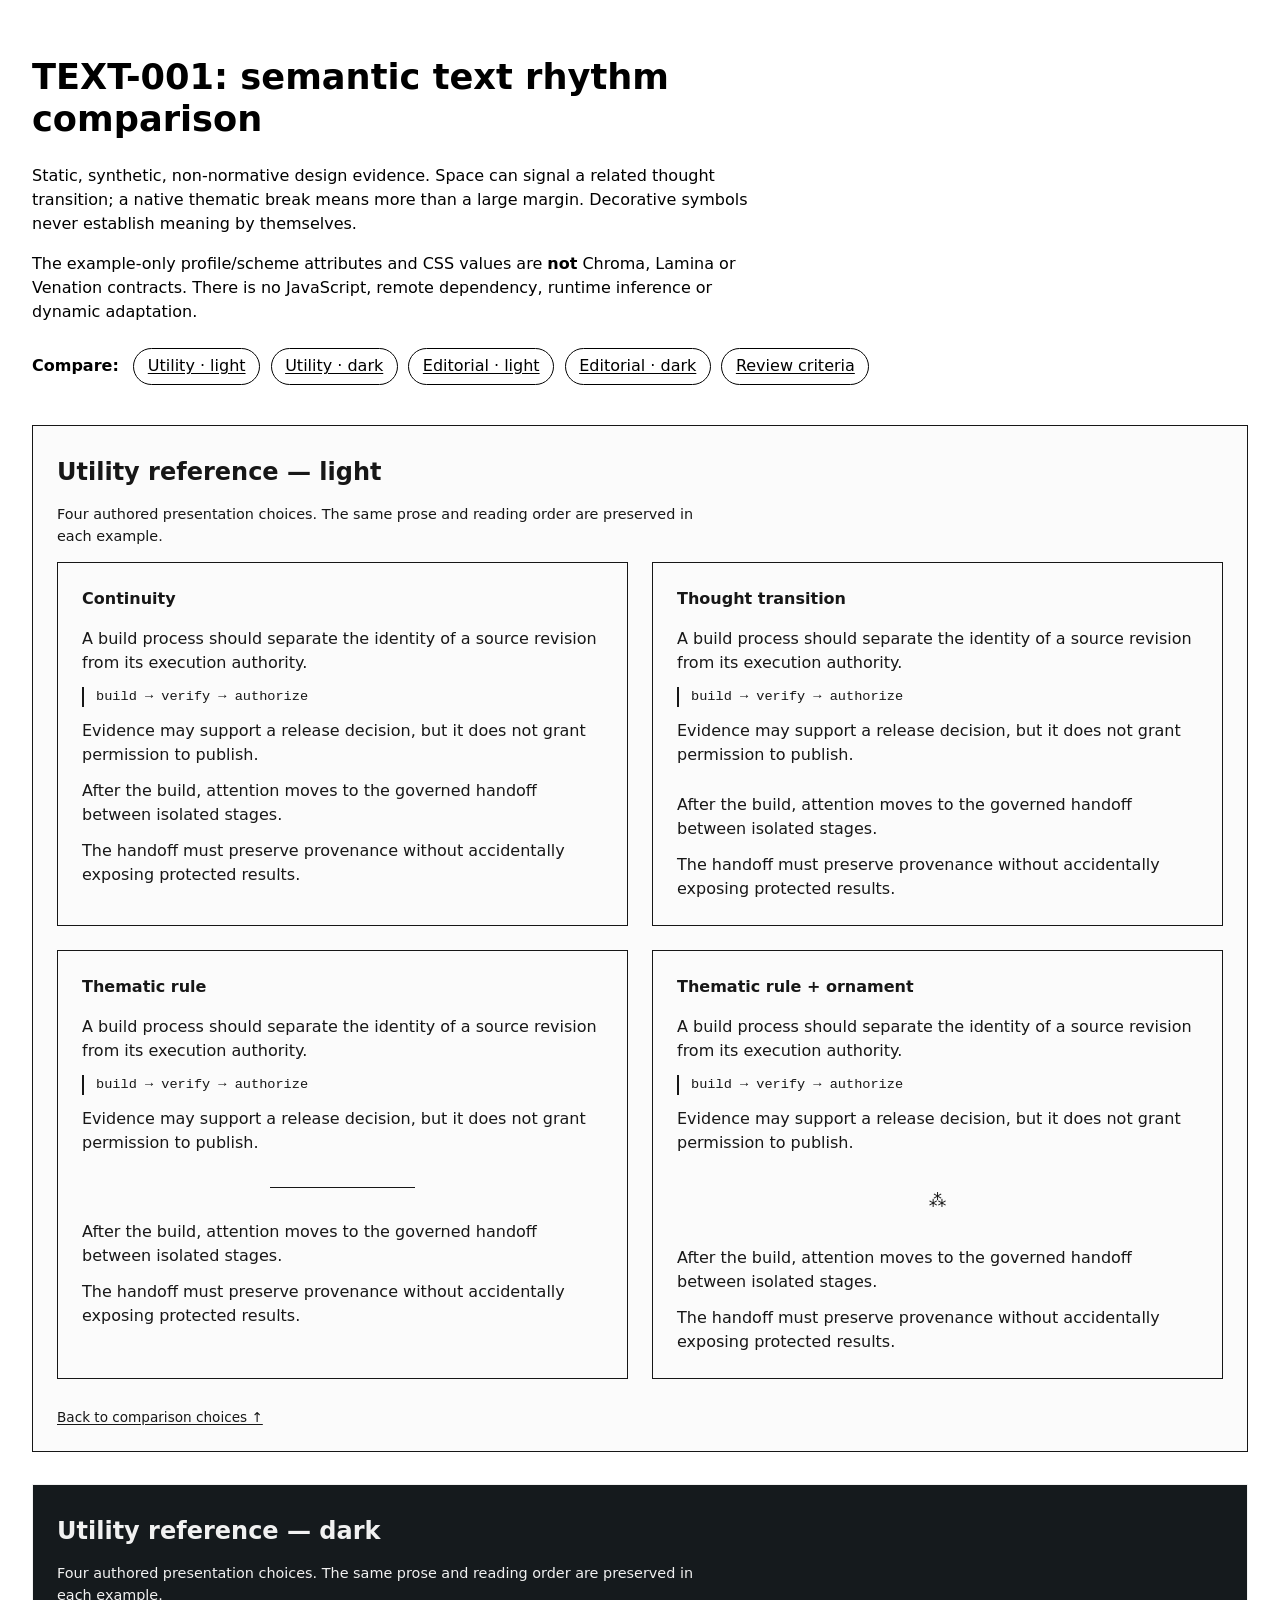
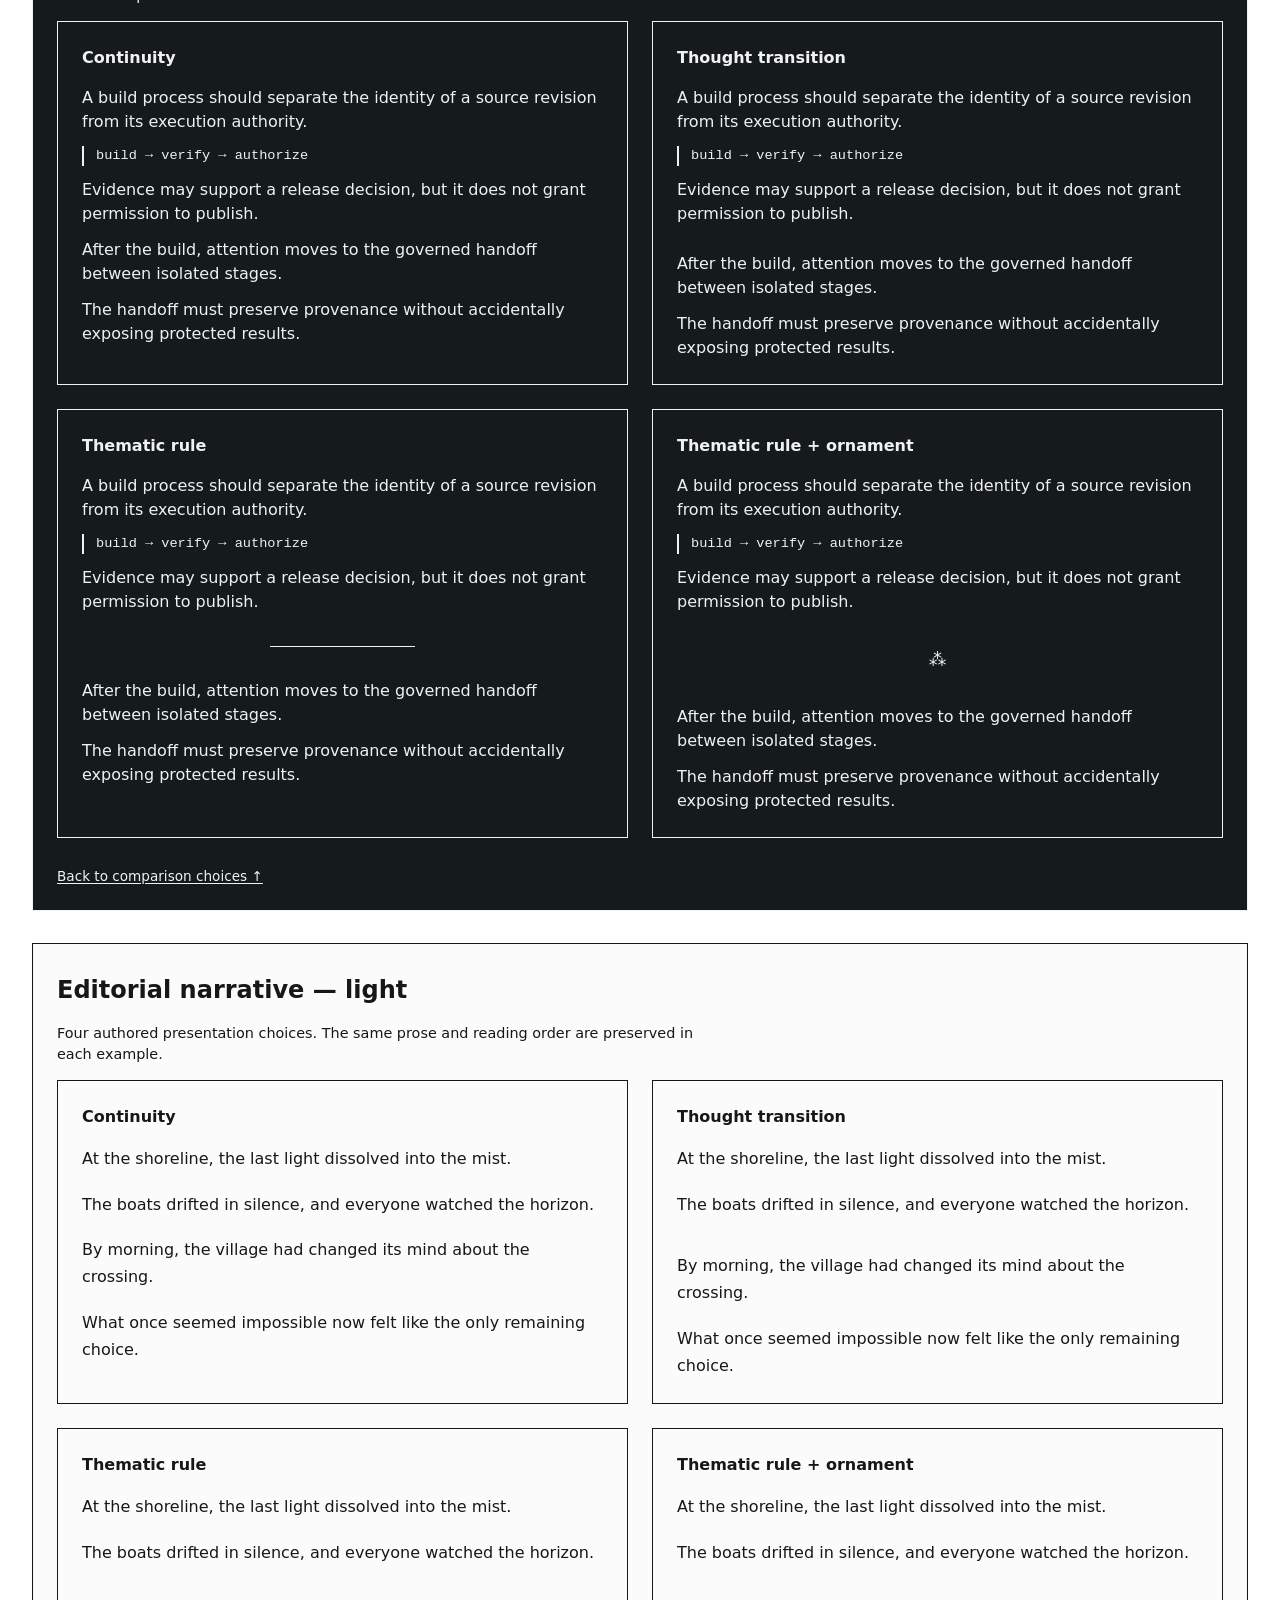
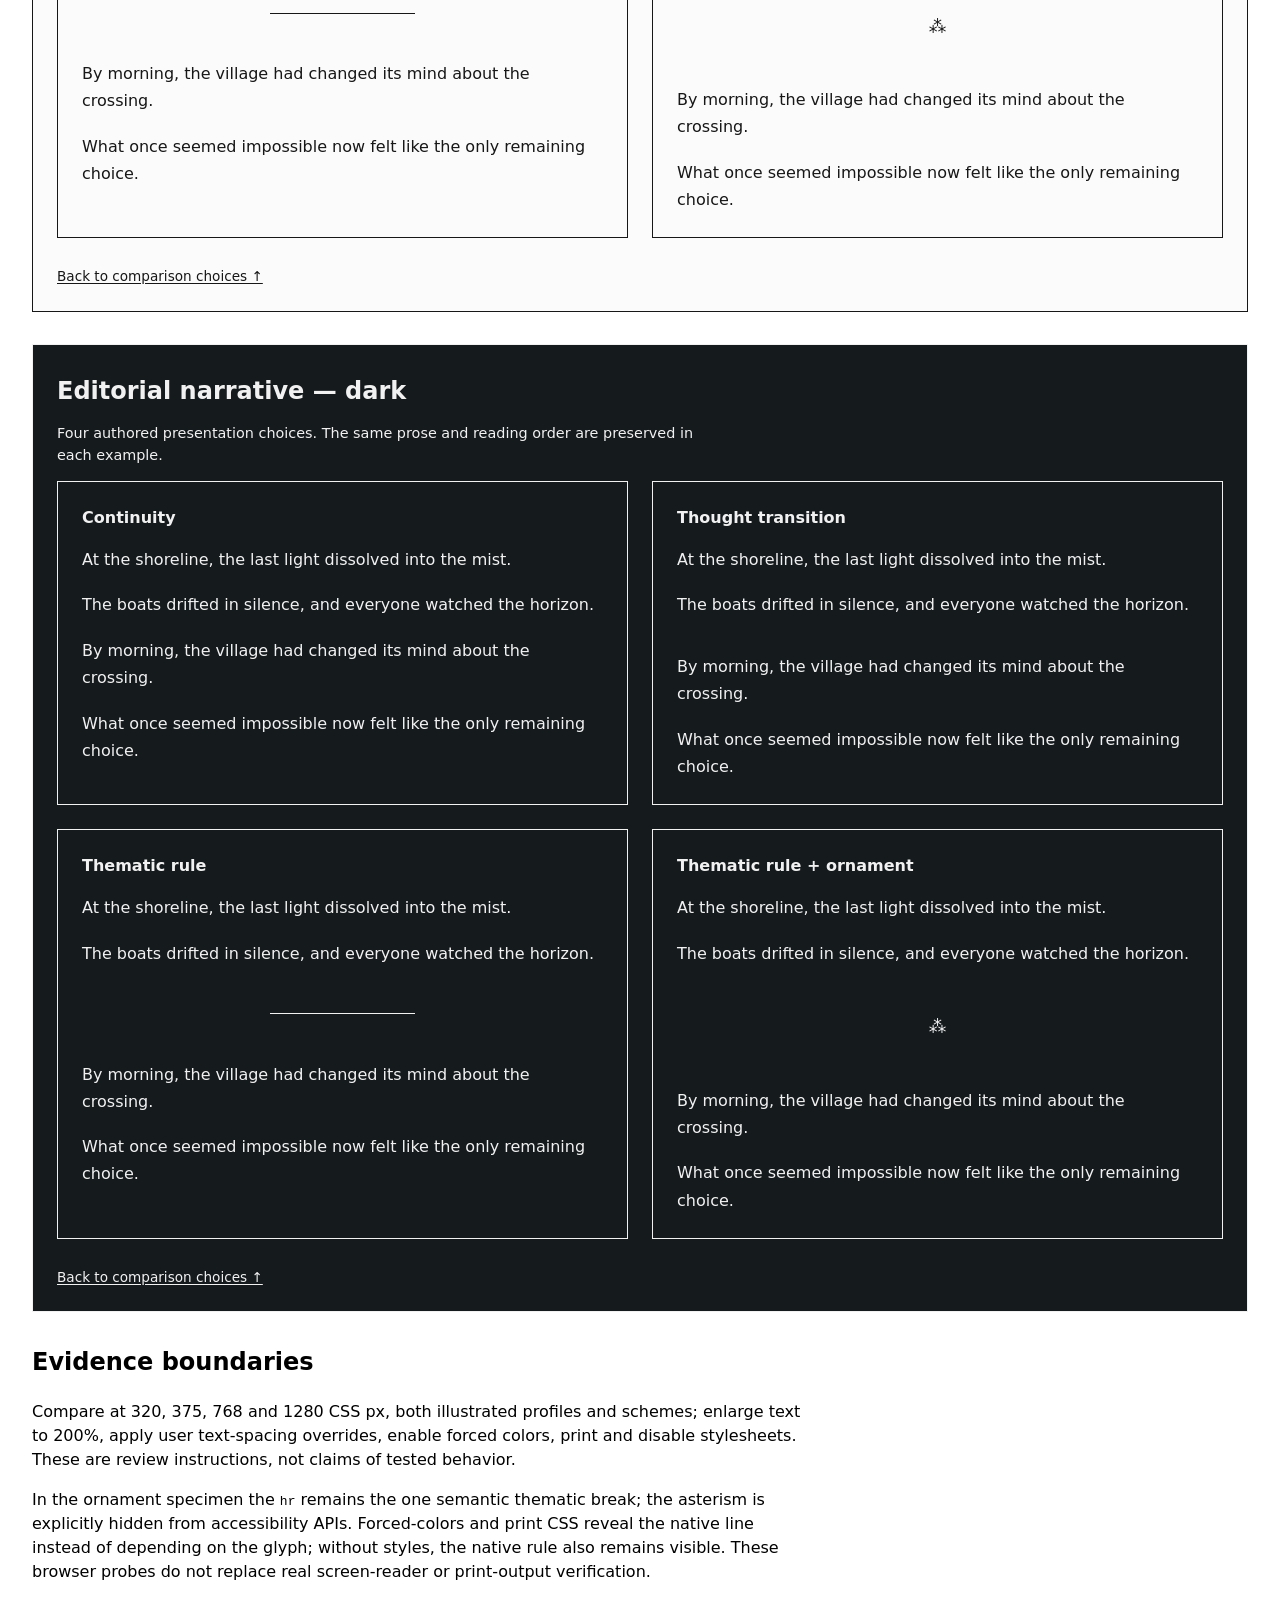
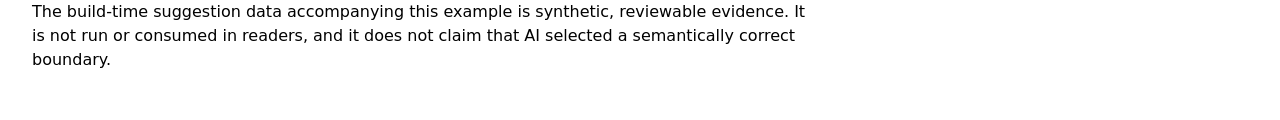
<file: docs/examples/text-rhythm-comparison.html>
<!doctype html>
<html lang="en">
<head>
  <meta charset="utf-8">
  <meta name="viewport" content="width=device-width, initial-scale=1">
  <title>TEXT-001 — semantic prose rhythm comparison (non-normative)</title>
  <style>
    /* TEXT-001 study only: these selectors and --fixture-* values are NOT Phyllotaxis exports. */
    *,*::before,*::after{box-sizing:border-box}
    :root{font-family:system-ui,sans-serif;line-height:1.5;background:Canvas;color:CanvasText}
    body{margin:0}
    main{max-width:90rem;margin:auto;padding:clamp(1rem,3vw,2rem)}
    .intro{max-width:72ch;margin-block-end:1.5rem}
    .intro h1{font-size:clamp(1.7rem,3vw,2.2rem);line-height:1.2}
    .jump-nav{display:flex;flex-wrap:wrap;align-items:center;gap:.65rem;margin-block:1.5rem 2.5rem}
    .jump-nav .jump-label{font-weight:700;margin-inline-end:.25rem}
    .jump-nav a{display:inline-block;border:1px solid currentColor;border-radius:999px;padding:.35rem .85rem;color:inherit;text-decoration:underline;text-underline-offset:.14em;overflow-wrap:anywhere}
    .jump-nav a:focus-visible,.back-link a:focus-visible{outline:3px solid currentColor;outline-offset:3px}
    .back-link{font-size:.85rem;margin-block:1.75rem 0}
    .back-link a{color:inherit;text-underline-offset:.18em}
    .surface{min-width:0;margin-block:2rem;padding:clamp(.75rem,2vw,1.5rem);border:1px solid currentColor}
    .surface[data-fixture-scheme="light"]{color-scheme:light;background:#fbfbfb;color:#171717}
    .surface[data-fixture-scheme="dark"]{color-scheme:dark;background:#151a1d;color:#f1f1f1}
    .surface[data-fixture-profile="utility"]{--fixture-paragraph-gap:.75rem;--fixture-thought-gap:1.6rem;--fixture-break-gap:2rem;--fixture-measure:62ch;--fixture-line:1.5}
    .surface[data-fixture-profile="editorial"]{--fixture-paragraph-gap:1.15rem;--fixture-thought-gap:2.15rem;--fixture-break-gap:2.9rem;--fixture-measure:52ch;--fixture-line:1.7}
    .surface h2{margin:.25rem 0 .75rem}
    /* Reflow large headings at 200% text size on 320 CSS-px surfaces. */
    .intro h1,.surface h2,.specimen h3{overflow-wrap:anywhere}
    .surface-note{max-width:70ch;font-size:.9rem}
    /* Pairs remain adjacent: continuity/transition, thematic/ornament; no orphan fourth card. */
    .comparisons{display:grid;grid-template-columns:minmax(0,1fr);gap:clamp(1rem,2vw,1.5rem);align-items:stretch}
    @media (min-width:52rem){.comparisons{grid-template-columns:repeat(2,minmax(0,1fr))}}
    .specimen{min-width:0;border:1px solid currentColor;padding:clamp(1rem,2vw,1.5rem)}
    .specimen h3{font-size:1rem;margin:0 0 1rem}
    .prose{line-height:var(--fixture-line);max-width:var(--fixture-measure)}
    .prose p{margin:0 0 var(--fixture-paragraph-gap);overflow-wrap:anywhere}
    .prose p:last-child{margin-block-end:0}
    .prose pre{max-width:100%;overflow-x:auto;white-space:pre-wrap;overflow-wrap:anywhere;border-inline-start:2px solid currentColor;padding-inline:.75rem;margin:.5rem 0 .75rem;font-size:.85rem}
    .specimen[data-variant="transition"] .thought-start{margin-block-start:var(--fixture-thought-gap)}
    .thematic-rule{border:0;border-top:1px solid currentColor;margin:var(--fixture-break-gap) auto;width:28%}
    .thematic-ornament{position:relative;text-align:center;margin:var(--fixture-break-gap) auto}
    .thematic-ornament .thematic-rule{position:absolute;width:1px;height:1px;padding:0;margin:-1px;border:0;overflow:hidden;clip-path:inset(50%);white-space:nowrap}
    .ornament-glyph{display:inline-block;line-height:1.5;font-size:1.1rem}
    .review-note{max-width:76ch;overflow-wrap:anywhere}
    /* Study-only fallback: forced-colors and print use the actual native line, never glyph availability. */
    @media (forced-colors:active), print{
      .thematic-ornament .thematic-rule{
        position:static;width:28%;height:0;margin:0 auto;clip-path:none;overflow:visible;
        border-top:1px solid currentColor
      }
      .thematic-ornament .ornament-glyph{display:none}
    }
    @media (forced-colors:active){
      .surface{background:Canvas!important;color:CanvasText!important}
      .specimen{border-color:CanvasText}
    }
    @media print{
      .surface{break-inside:avoid;print-color-adjust:auto}
    }
  </style>
</head>
<body>
<main>
  <header class="intro">
    <h1>TEXT-001: semantic text rhythm comparison</h1>
    <p>Static, synthetic, non-normative design evidence. Space can signal a related thought transition; a native thematic break means more than a large margin. Decorative symbols never establish meaning by themselves.</p>
    <p>The example-only profile/scheme attributes and CSS values are <strong>not</strong> Chroma, Lamina or Venation contracts. There is no JavaScript, remote dependency, runtime inference or dynamic adaptation.</p>
  </header>
  <nav id="comparison-nav" class="jump-nav" aria-label="Jump to comparison">
    <span class="jump-label">Compare:</span>
    <a href="#utility-light">Utility · light</a>
    <a href="#utility-dark">Utility · dark</a>
    <a href="#editorial-light">Editorial · light</a>
    <a href="#editorial-dark">Editorial · dark</a>
    <a href="#review-notes">Review criteria</a>
  </nav>
  <section id="utility-light" class="surface" data-fixture-profile="utility" data-fixture-scheme="light" aria-labelledby="utility-light-heading">
    <h2 id="utility-light-heading">Utility reference — light</h2>
    <p class="surface-note">Four authored presentation choices. The same prose and reading order are preserved in each example.</p>
    <div class="comparisons">
      <article class="specimen" data-document="utility" data-variant="continuous" aria-labelledby="utility-light-continuous-heading">
        <h3 id="utility-light-continuous-heading">Continuity</h3>
        <div class="prose">
          <p data-block-id="u-p1">A build process should separate the identity of a source revision from its execution authority.</p>
          <pre data-block-id="u-code"><code>build → verify → authorize</code></pre>
          <p data-block-id="u-p2">Evidence may support a release decision, but it does not grant permission to publish.</p>
          <p data-block-id="u-p3">After the build, attention moves to the governed handoff between isolated stages.</p>
          <p data-block-id="u-p4">The handoff must preserve provenance without accidentally exposing protected results.</p>
        </div>
      </article>
      <article class="specimen" data-document="utility" data-variant="transition" aria-labelledby="utility-light-transition-heading">
        <h3 id="utility-light-transition-heading">Thought transition</h3>
        <div class="prose">
          <p data-block-id="u-p1">A build process should separate the identity of a source revision from its execution authority.</p>
          <pre data-block-id="u-code"><code>build → verify → authorize</code></pre>
          <p data-block-id="u-p2">Evidence may support a release decision, but it does not grant permission to publish.</p>
          <p data-block-id="u-p3" class="thought-start">After the build, attention moves to the governed handoff between isolated stages.</p>
          <p data-block-id="u-p4">The handoff must preserve provenance without accidentally exposing protected results.</p>
        </div>
      </article>
      <article class="specimen" data-document="utility" data-variant="thematic" aria-labelledby="utility-light-thematic-heading">
        <h3 id="utility-light-thematic-heading">Thematic rule</h3>
        <div class="prose">
          <p data-block-id="u-p1">A build process should separate the identity of a source revision from its execution authority.</p>
          <pre data-block-id="u-code"><code>build → verify → authorize</code></pre>
          <p data-block-id="u-p2">Evidence may support a release decision, but it does not grant permission to publish.</p>
          <hr class="thematic-rule">
          <p data-block-id="u-p3">After the build, attention moves to the governed handoff between isolated stages.</p>
          <p data-block-id="u-p4">The handoff must preserve provenance without accidentally exposing protected results.</p>
        </div>
      </article>
      <article class="specimen" data-document="utility" data-variant="ornament" aria-labelledby="utility-light-ornament-heading">
        <h3 id="utility-light-ornament-heading">Thematic rule + ornament</h3>
        <div class="prose">
          <p data-block-id="u-p1">A build process should separate the identity of a source revision from its execution authority.</p>
          <pre data-block-id="u-code"><code>build → verify → authorize</code></pre>
          <p data-block-id="u-p2">Evidence may support a release decision, but it does not grant permission to publish.</p>
          <div class="thematic-ornament"><hr class="thematic-rule"><span class="ornament-glyph" aria-hidden="true">⁂</span></div>
          <p data-block-id="u-p3">After the build, attention moves to the governed handoff between isolated stages.</p>
          <p data-block-id="u-p4">The handoff must preserve provenance without accidentally exposing protected results.</p>
        </div>
      </article>
    </div>
    <p class="back-link"><a href="#comparison-nav">Back to comparison choices ↑</a></p>
  </section>
  <section id="utility-dark" class="surface" data-fixture-profile="utility" data-fixture-scheme="dark" aria-labelledby="utility-dark-heading">
    <h2 id="utility-dark-heading">Utility reference — dark</h2>
    <p class="surface-note">Four authored presentation choices. The same prose and reading order are preserved in each example.</p>
    <div class="comparisons">
      <article class="specimen" data-document="utility" data-variant="continuous" aria-labelledby="utility-dark-continuous-heading">
        <h3 id="utility-dark-continuous-heading">Continuity</h3>
        <div class="prose">
          <p data-block-id="u-p1">A build process should separate the identity of a source revision from its execution authority.</p>
          <pre data-block-id="u-code"><code>build → verify → authorize</code></pre>
          <p data-block-id="u-p2">Evidence may support a release decision, but it does not grant permission to publish.</p>
          <p data-block-id="u-p3">After the build, attention moves to the governed handoff between isolated stages.</p>
          <p data-block-id="u-p4">The handoff must preserve provenance without accidentally exposing protected results.</p>
        </div>
      </article>
      <article class="specimen" data-document="utility" data-variant="transition" aria-labelledby="utility-dark-transition-heading">
        <h3 id="utility-dark-transition-heading">Thought transition</h3>
        <div class="prose">
          <p data-block-id="u-p1">A build process should separate the identity of a source revision from its execution authority.</p>
          <pre data-block-id="u-code"><code>build → verify → authorize</code></pre>
          <p data-block-id="u-p2">Evidence may support a release decision, but it does not grant permission to publish.</p>
          <p data-block-id="u-p3" class="thought-start">After the build, attention moves to the governed handoff between isolated stages.</p>
          <p data-block-id="u-p4">The handoff must preserve provenance without accidentally exposing protected results.</p>
        </div>
      </article>
      <article class="specimen" data-document="utility" data-variant="thematic" aria-labelledby="utility-dark-thematic-heading">
        <h3 id="utility-dark-thematic-heading">Thematic rule</h3>
        <div class="prose">
          <p data-block-id="u-p1">A build process should separate the identity of a source revision from its execution authority.</p>
          <pre data-block-id="u-code"><code>build → verify → authorize</code></pre>
          <p data-block-id="u-p2">Evidence may support a release decision, but it does not grant permission to publish.</p>
          <hr class="thematic-rule">
          <p data-block-id="u-p3">After the build, attention moves to the governed handoff between isolated stages.</p>
          <p data-block-id="u-p4">The handoff must preserve provenance without accidentally exposing protected results.</p>
        </div>
      </article>
      <article class="specimen" data-document="utility" data-variant="ornament" aria-labelledby="utility-dark-ornament-heading">
        <h3 id="utility-dark-ornament-heading">Thematic rule + ornament</h3>
        <div class="prose">
          <p data-block-id="u-p1">A build process should separate the identity of a source revision from its execution authority.</p>
          <pre data-block-id="u-code"><code>build → verify → authorize</code></pre>
          <p data-block-id="u-p2">Evidence may support a release decision, but it does not grant permission to publish.</p>
          <div class="thematic-ornament"><hr class="thematic-rule"><span class="ornament-glyph" aria-hidden="true">⁂</span></div>
          <p data-block-id="u-p3">After the build, attention moves to the governed handoff between isolated stages.</p>
          <p data-block-id="u-p4">The handoff must preserve provenance without accidentally exposing protected results.</p>
        </div>
      </article>
    </div>
    <p class="back-link"><a href="#comparison-nav">Back to comparison choices ↑</a></p>
  </section>
  <section id="editorial-light" class="surface" data-fixture-profile="editorial" data-fixture-scheme="light" aria-labelledby="editorial-light-heading">
    <h2 id="editorial-light-heading">Editorial narrative — light</h2>
    <p class="surface-note">Four authored presentation choices. The same prose and reading order are preserved in each example.</p>
    <div class="comparisons">
      <article class="specimen" data-document="editorial" data-variant="continuous" aria-labelledby="editorial-light-continuous-heading">
        <h3 id="editorial-light-continuous-heading">Continuity</h3>
        <div class="prose">
          <p data-block-id="e-p1">At the shoreline, the last light dissolved into the mist.</p>
          <p data-block-id="e-p2">The boats drifted in silence, and everyone watched the horizon.</p>
          <p data-block-id="e-p3">By morning, the village had changed its mind about the crossing.</p>
          <p data-block-id="e-p4">What once seemed impossible now felt like the only remaining choice.</p>
        </div>
      </article>
      <article class="specimen" data-document="editorial" data-variant="transition" aria-labelledby="editorial-light-transition-heading">
        <h3 id="editorial-light-transition-heading">Thought transition</h3>
        <div class="prose">
          <p data-block-id="e-p1">At the shoreline, the last light dissolved into the mist.</p>
          <p data-block-id="e-p2">The boats drifted in silence, and everyone watched the horizon.</p>
          <p data-block-id="e-p3" class="thought-start">By morning, the village had changed its mind about the crossing.</p>
          <p data-block-id="e-p4">What once seemed impossible now felt like the only remaining choice.</p>
        </div>
      </article>
      <article class="specimen" data-document="editorial" data-variant="thematic" aria-labelledby="editorial-light-thematic-heading">
        <h3 id="editorial-light-thematic-heading">Thematic rule</h3>
        <div class="prose">
          <p data-block-id="e-p1">At the shoreline, the last light dissolved into the mist.</p>
          <p data-block-id="e-p2">The boats drifted in silence, and everyone watched the horizon.</p>
          <hr class="thematic-rule">
          <p data-block-id="e-p3">By morning, the village had changed its mind about the crossing.</p>
          <p data-block-id="e-p4">What once seemed impossible now felt like the only remaining choice.</p>
        </div>
      </article>
      <article class="specimen" data-document="editorial" data-variant="ornament" aria-labelledby="editorial-light-ornament-heading">
        <h3 id="editorial-light-ornament-heading">Thematic rule + ornament</h3>
        <div class="prose">
          <p data-block-id="e-p1">At the shoreline, the last light dissolved into the mist.</p>
          <p data-block-id="e-p2">The boats drifted in silence, and everyone watched the horizon.</p>
          <div class="thematic-ornament"><hr class="thematic-rule"><span class="ornament-glyph" aria-hidden="true">⁂</span></div>
          <p data-block-id="e-p3">By morning, the village had changed its mind about the crossing.</p>
          <p data-block-id="e-p4">What once seemed impossible now felt like the only remaining choice.</p>
        </div>
      </article>
    </div>
    <p class="back-link"><a href="#comparison-nav">Back to comparison choices ↑</a></p>
  </section>
  <section id="editorial-dark" class="surface" data-fixture-profile="editorial" data-fixture-scheme="dark" aria-labelledby="editorial-dark-heading">
    <h2 id="editorial-dark-heading">Editorial narrative — dark</h2>
    <p class="surface-note">Four authored presentation choices. The same prose and reading order are preserved in each example.</p>
    <div class="comparisons">
      <article class="specimen" data-document="editorial" data-variant="continuous" aria-labelledby="editorial-dark-continuous-heading">
        <h3 id="editorial-dark-continuous-heading">Continuity</h3>
        <div class="prose">
          <p data-block-id="e-p1">At the shoreline, the last light dissolved into the mist.</p>
          <p data-block-id="e-p2">The boats drifted in silence, and everyone watched the horizon.</p>
          <p data-block-id="e-p3">By morning, the village had changed its mind about the crossing.</p>
          <p data-block-id="e-p4">What once seemed impossible now felt like the only remaining choice.</p>
        </div>
      </article>
      <article class="specimen" data-document="editorial" data-variant="transition" aria-labelledby="editorial-dark-transition-heading">
        <h3 id="editorial-dark-transition-heading">Thought transition</h3>
        <div class="prose">
          <p data-block-id="e-p1">At the shoreline, the last light dissolved into the mist.</p>
          <p data-block-id="e-p2">The boats drifted in silence, and everyone watched the horizon.</p>
          <p data-block-id="e-p3" class="thought-start">By morning, the village had changed its mind about the crossing.</p>
          <p data-block-id="e-p4">What once seemed impossible now felt like the only remaining choice.</p>
        </div>
      </article>
      <article class="specimen" data-document="editorial" data-variant="thematic" aria-labelledby="editorial-dark-thematic-heading">
        <h3 id="editorial-dark-thematic-heading">Thematic rule</h3>
        <div class="prose">
          <p data-block-id="e-p1">At the shoreline, the last light dissolved into the mist.</p>
          <p data-block-id="e-p2">The boats drifted in silence, and everyone watched the horizon.</p>
          <hr class="thematic-rule">
          <p data-block-id="e-p3">By morning, the village had changed its mind about the crossing.</p>
          <p data-block-id="e-p4">What once seemed impossible now felt like the only remaining choice.</p>
        </div>
      </article>
      <article class="specimen" data-document="editorial" data-variant="ornament" aria-labelledby="editorial-dark-ornament-heading">
        <h3 id="editorial-dark-ornament-heading">Thematic rule + ornament</h3>
        <div class="prose">
          <p data-block-id="e-p1">At the shoreline, the last light dissolved into the mist.</p>
          <p data-block-id="e-p2">The boats drifted in silence, and everyone watched the horizon.</p>
          <div class="thematic-ornament"><hr class="thematic-rule"><span class="ornament-glyph" aria-hidden="true">⁂</span></div>
          <p data-block-id="e-p3">By morning, the village had changed its mind about the crossing.</p>
          <p data-block-id="e-p4">What once seemed impossible now felt like the only remaining choice.</p>
        </div>
      </article>
    </div>
    <p class="back-link"><a href="#comparison-nav">Back to comparison choices ↑</a></p>
  </section>
  <section id="review-notes" class="review-note">
    <h2>Evidence boundaries</h2>
    <p>Compare at 320, 375, 768 and 1280 CSS px, both illustrated profiles and schemes; enlarge text to 200%, apply user text-spacing overrides, enable forced colors, print and disable stylesheets. These are review instructions, not claims of tested behavior.</p>
    <p>In the ornament specimen the <code>hr</code> remains the one semantic thematic break; the asterism is explicitly hidden from accessibility APIs. Forced-colors and print CSS reveal the native line instead of depending on the glyph; without styles, the native rule also remains visible. These browser probes do not replace real screen-reader or print-output verification.</p>
    <p>The build-time suggestion data accompanying this example is synthetic, reviewable evidence. It is not run or consumed in readers, and it does not claim that AI selected a semantically correct boundary.</p>
  </section>
</main>
</body>
</html>
</file>
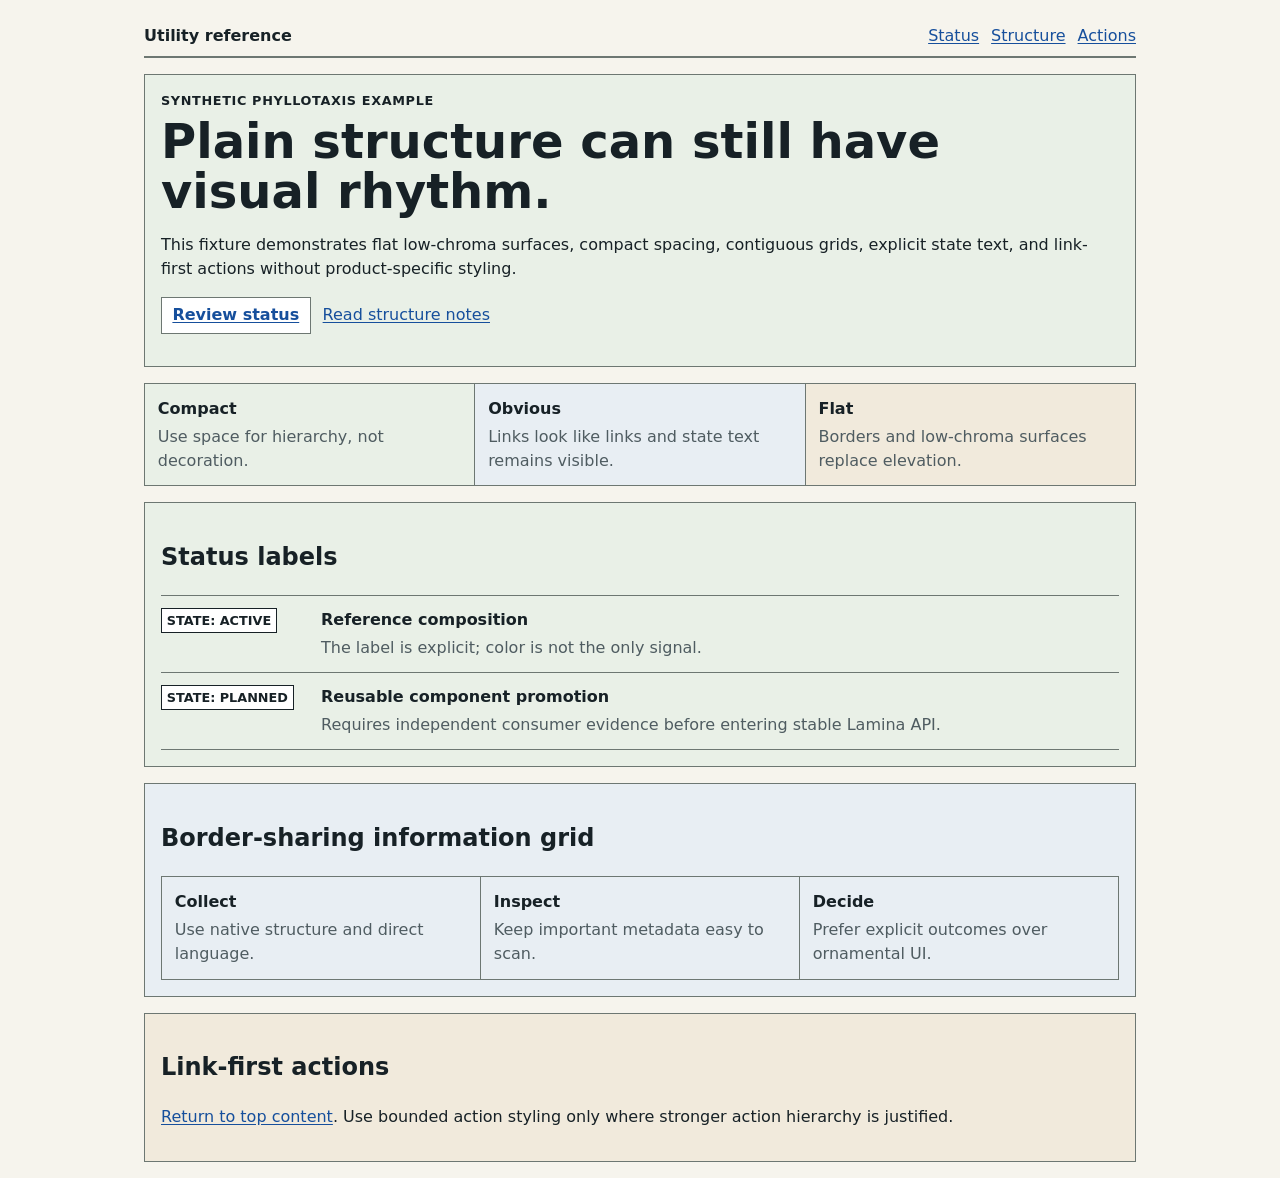
<file: docs/examples/utility-reference.html>
<!doctype html>
<html lang="en" data-phyllotaxis-profile="utility">
<head>
  <meta charset="utf-8">
  <meta name="viewport" content="width=device-width, initial-scale=1">
  <title>Phyllotaxis Utility reference</title>
  <link rel="stylesheet" href="./utility-reference.css">
</head>
<body>
  <a class="skip" href="#content">Skip to content</a>
  <header class="site-header">
    <strong>Utility reference</strong>
    <nav aria-label="Reference sections">
      <a href="#status">Status</a>
      <a href="#structure">Structure</a>
      <a href="#actions">Actions</a>
    </nav>
  </header>

  <main id="content">
    <section class="intro" aria-labelledby="page-title">
      <p class="kicker">Synthetic Phyllotaxis example</p>
      <h1 id="page-title">Plain structure can still have visual rhythm.</h1>
      <p>This fixture demonstrates flat low-chroma surfaces, compact spacing, contiguous grids, explicit state text, and link-first actions without product-specific styling.</p>
      <p class="actions">
        <a class="primary-action" href="#status">Review status</a>
        <a href="#structure">Read structure notes</a>
      </p>
    </section>

    <section class="summary-grid" aria-label="Summary">
      <article class="surface-a">
        <h2>Compact</h2>
        <p>Use space for hierarchy, not decoration.</p>
      </article>
      <article class="surface-b">
        <h2>Obvious</h2>
        <p>Links look like links and state text remains visible.</p>
      </article>
      <article class="surface-c">
        <h2>Flat</h2>
        <p>Borders and low-chroma surfaces replace elevation.</p>
      </article>
    </section>

    <section class="section surface-a" id="status">
      <h2>Status labels</h2>
      <div class="rows">
        <article>
          <span class="state">State: active</span>
          <div><h3>Reference composition</h3><p>The label is explicit; color is not the only signal.</p></div>
        </article>
        <article>
          <span class="state">State: planned</span>
          <div><h3>Reusable component promotion</h3><p>Requires independent consumer evidence before entering stable Lamina API.</p></div>
        </article>
      </div>
    </section>

    <section class="section surface-b" id="structure">
      <h2>Border-sharing information grid</h2>
      <div class="info-grid">
        <article><h3>Collect</h3><p>Use native structure and direct language.</p></article>
        <article><h3>Inspect</h3><p>Keep important metadata easy to scan.</p></article>
        <article><h3>Decide</h3><p>Prefer explicit outcomes over ornamental UI.</p></article>
      </div>
    </section>

    <section class="section surface-c" id="actions">
      <h2>Link-first actions</h2>
      <p><a href="#content">Return to top content</a>. Use bounded action styling only where stronger action hierarchy is justified.</p>
    </section>
  </main>
</body>
</html>
</file>
<file: site/site.css>
:root {
  color-scheme: light dark;
  /* Gallery-owned colors; not stable public Chroma tokens. */
  --page: #f6f5f2;
  --paper: #fffdfa;
  --ink: #242a35;
  --muted: #4f5868;
  --line: #bbc3cf;
  --link: #245393;
  --visited: #66457f;
  --focus: #a84900;
  --soft: #eef2f8;
}
@media (prefers-color-scheme: dark) {
  :root {
    --page: #181d26;
    --paper: #252c39;
    --ink: #f1f3f8;
    --muted: #bac5d5;
    --line: #6d7c92;
    --link: #adcfff;
    --visited: #dec1fc;
    --focus: #ffd58a;
    --soft: #30394b;
  }
}
* { box-sizing: border-box; }
/* Body is capped at 74rem: fill the viewport gutters in every color scheme. */
html { scroll-behavior: smooth; background: var(--page); }
body {
  width: min(74rem, 100%);
  margin: 0 auto;
  padding: 0 clamp(1rem, 3vw, 2.5rem);
  background: var(--page);
  color: var(--ink);
  font: 1rem/1.55 system-ui, -apple-system, BlinkMacSystemFont, "Segoe UI", sans-serif;
  overflow-wrap: anywhere;
}
a { color: var(--link); text-decoration: underline; text-underline-offset: .16em; overflow-wrap: anywhere; }
a:visited { color: var(--visited); }
a:focus-visible { outline: 3px solid var(--focus); outline-offset: 4px; border-radius: 2px; }
.skip-link { position: absolute; transform: translateY(-200%); }
.skip-link:focus { position: static; display: inline-block; transform: none; padding: .5rem; }
.topbar { display: flex; align-items: center; justify-content: space-between; gap: 1.5rem; padding: 1.6rem 0; border-bottom: 1px solid var(--line); }
.topbar nav { display: flex; flex-wrap: wrap; gap: 1rem; }
.wordmark { color: var(--ink); font-size: 1.15rem; font-weight: 800; text-decoration: none; }
.wordmark:visited { color: var(--ink); }
main { padding: clamp(2rem, 4vw, 3.5rem) 0 3.5rem; }
main > section + section { margin-top: clamp(2.75rem, 5vw, 4rem); }
.intro { max-width: 56rem; }
.eyebrow { color: var(--muted); font-weight: 750; font-size: .78rem; letter-spacing: .055em; text-transform: uppercase; margin: 0 0 .4rem; }
h1 { max-width: 22ch; margin: .4rem 0 1rem; font-size: clamp(2rem, 4vw, 3.2rem); line-height: 1.12; overflow-wrap: anywhere; }
h2 { margin: 0 0 .8rem; font-size: 1.3rem; }
h3 { font-size: 1.13rem; margin: .15rem 0 .7rem; }
.lead { font-size: 1.12rem; max-width: 62ch; }
.notice { border-inline-start: 4px solid var(--line); padding: 1.1rem 1.35rem; background: var(--soft); margin-top: 2rem; border-radius: 0 .55rem .55rem 0; }
.gallery { display: grid; grid-template-columns: repeat(2, minmax(0, 1fr)); gap: clamp(1.25rem, 3vw, 2rem); }
/* A deliberate featured third example, not an orphan in a two-column row. */
.gallery > .example:last-child:nth-child(odd) { grid-column: 1 / -1; }
.gallery > .example:last-child:nth-child(odd) > p { max-width: 70ch; }
.example { padding: clamp(1.5rem, 3vw, 2.25rem); background: var(--paper); border: 1px solid var(--line); border-radius: .8rem; box-shadow: 0 5px 18px rgb(27 36 61 / .055); min-width: 0; }
.example:nth-child(even) { background: var(--soft); }
.example-link { display: inline-block; border: 1px solid currentColor; padding: .3rem .55rem; background: transparent; transition: border-color 120ms ease-out, transform 120ms ease-out; }
.example-link:hover, .example-link:focus-visible { border-color: var(--focus); }
.example-link:active { border-color: var(--focus); transform: none; }
@media (hover: hover) { .example-link:hover { transform: translateY(-1px); } }
.footnote { font-size: .82rem; color: var(--muted); margin-bottom: 0; }
.details { padding: clamp(1.5rem, 3vw, 2.25rem); border: 1px solid var(--line); background: var(--paper); border-radius: .8rem; }
.details p { max-width: 76ch; }
footer { padding: 1.5rem 0 2.5rem; border-top: 1px solid var(--line); font-size: .87rem; color: var(--muted); }
@media (max-width: 42rem) {
  .topbar { flex-direction: column; align-items: start; }
  .gallery { grid-template-columns: minmax(0, 1fr); }
}
@media (forced-colors: active) {
  .notice, .example, .details, .example-link { background: Canvas; border-color: CanvasText; color: CanvasText; }
  a:focus-visible { outline-color: Highlight; }
}
@media (prefers-reduced-motion: reduce) {
  html { scroll-behavior: auto; }
  .example-link, .example-link:hover, .example-link:active { transition: none; transform: none; }
}
</file>
<file: site/material-playground.css>
/* Example-owned materials only. No stable Chroma or Lamina API is defined here. */
:root {
  --demo-border: #b7becb;
  --demo-highlight: #ffffff;
  --demo-recess: #b4bece;
  --demo-sheen: #e9eff9;
  --demo-shadow: rgb(39 49 70 / .13);
  --demo-shadow-strong: rgb(36 48 76 / .19);
  --demo-quiet: #f0f3f9;
  --demo-action-top: #fffefa;
  --demo-action-bottom: #dae5f5;
}
@media (prefers-color-scheme: dark) {
  :root {
    --demo-border: #7a889d;
    --demo-highlight: #5d6a7c;
    --demo-recess: #101826;
    --demo-sheen: #3e4b62;
    --demo-shadow: rgb(0 0 0 / .32);
    --demo-shadow-strong: rgb(0 0 0 / .42);
    --demo-quiet: #30394b;
    --demo-action-top: #46536a;
    --demo-action-bottom: #2b3547;
  }
}
/* Actual light/dark selection changes the page itself without script or storage. */
:root:has(#mode-light:checked) {
  color-scheme: light;
  --page: #f6f5f2;
  --paper: #fffdfa;
  --ink: #242a35;
  --muted: #4f5868;
  --line: #bbc3cf;
  --link: #245393;
  --visited: #66457f;
  --focus: #a84900;
  --soft: #eef2f8;
  --demo-border: #b7becb;
  --demo-highlight: #ffffff;
  --demo-recess: #b4bece;
  --demo-sheen: #e9eff9;
  --demo-shadow: rgb(39 49 70 / .13);
  --demo-shadow-strong: rgb(36 48 76 / .19);
  --demo-quiet: #f0f3f9;
  --demo-action-top: #fffefa;
  --demo-action-bottom: #dae5f5;
}
:root:has(#mode-dark:checked) {
  color-scheme: dark;
  --page: #181d26;
  --paper: #252c39;
  --ink: #f1f3f8;
  --muted: #bac5d5;
  --line: #6d7c92;
  --link: #adcfff;
  --visited: #dec1fc;
  --focus: #ffd58a;
  --soft: #30394b;
  --demo-border: #7a889d;
  --demo-highlight: #5d6a7c;
  --demo-recess: #101826;
  --demo-sheen: #3e4b62;
  --demo-shadow: rgb(0 0 0 / .32);
  --demo-shadow-strong: rgb(0 0 0 / .42);
  --demo-quiet: #30394b;
  --demo-action-top: #46536a;
  --demo-action-bottom: #2b3547;
}

.section-heading {
  display: flex;
  align-items: end;
  justify-content: space-between;
  gap: 1.75rem;
  margin-bottom: 1.5rem;
}
.section-heading h2 { margin-bottom: 0; }
.section-aside { max-width: 28rem; color: var(--muted); margin: 0; font-size: .94rem; }
.theme-lab { border: 1px solid var(--line); background: var(--paper); border-radius: .8rem; padding: clamp(1.5rem, 3vw, 2.25rem); }
.theme-switcher { border: 0; padding: 0; margin: 1.5rem 0 .75rem; }
.theme-switcher legend { font-weight: 700; padding: 0 0 .8rem; }
.theme-options { display: flex; align-items: center; flex-wrap: wrap; gap: .75rem; }
.theme-options input { margin: 0 .1rem 0 0; accent-color: var(--link); }
.theme-options label {
  display: inline-block;
  padding: .55rem .95rem;
  border-radius: 999px;
  border: 1px solid var(--line);
  background: var(--soft);
  color: var(--ink);
  cursor: pointer;
  margin-inline-end: .65rem;
}
.theme-options input:checked + label { background: var(--paper); border-color: var(--link); box-shadow: inset 0 0 0 1px var(--link); font-weight: 700; }
.theme-options input:focus-visible + label { outline: 3px solid var(--focus); outline-offset: 3px; }
.subtle-note, .material-caption { color: var(--muted); font-size: .9rem; }

.material-grid {
  display: grid;
  grid-template-columns: repeat(2, minmax(0, 1fr));
  gap: clamp(1.5rem, 3vw, 2.25rem);
}
.material-card {
  min-width: 0;
  padding: clamp(1.6rem, 3vw, 2.35rem);
  border: 1px solid var(--demo-border);
  border-radius: .8rem;
  background: var(--paper);
  display: flex;
  flex-direction: column;
  gap: .6rem;
}
.material-card h3 { margin: .15rem 0 .5rem; font-size: 1.3rem; }
.material-card p { margin: 0; }
.material-index {
  color: var(--muted);
  font-size: .76rem;
  font-weight: 750;
  text-transform: uppercase;
  letter-spacing: .06em;
}
.material-card .sample-status { align-self: flex-start; margin-top: 1.25rem; padding: .25rem .6rem; border: 1px solid var(--line); background: var(--demo-quiet); font-weight: 700; font-size: .87rem; border-radius: 999px; }
.material-card .material-caption { margin-top: auto; padding-top: 1.5rem; }
.material-matte { border-radius: 0; }
.material-bevel {
  border-radius: .55rem;
  background: linear-gradient(145deg, var(--paper), var(--demo-quiet));
  box-shadow: inset 2px 2px 0 var(--demo-highlight), inset -2px -2px 0 var(--demo-recess);
}
.material-raised { box-shadow: 0 9px 24px var(--demo-shadow); }
.material-gloss {
  background: linear-gradient(180deg, var(--demo-highlight) 0%, var(--paper) 16%, var(--demo-sheen) 100%);
  box-shadow: inset 0 2px 0 var(--demo-highlight);
}
.interaction-stage {
  display: grid;
  grid-template-columns: repeat(2, minmax(0, 1fr));
  gap: clamp(1.5rem, 3vw, 2.25rem);
}
.action-demo {
  padding: clamp(1.6rem, 3vw, 2.25rem);
  border: 1px solid var(--line);
  border-inline-start: 4px solid var(--link);
  border-radius: .5rem;
  background: var(--paper);
}
.action-demo h3 { margin: 0 0 .75rem; }
.action-demo p { margin: .5rem 0 1.5rem; }
.action-demo .material-caption { margin-top: 1.5rem; margin-bottom: 0; }
.material-action, .bevel-pill {
  display: inline-flex;
  align-items: center;
  justify-content: center;
  gap: .5rem;
  padding: .7rem 1.05rem;
  border: 1px solid var(--demo-border);
  border-radius: .6rem;
  background: var(--paper);
  color: var(--ink);
  font-weight: 700;
  text-decoration: none;
  transition: background-color 120ms ease-out, border-color 120ms ease-out, transform 120ms ease-out;
}
.material-action:visited, .bevel-pill:visited { color: var(--ink); }
.material-action:hover, .bevel-pill:hover, .material-action:focus-visible, .bevel-pill:focus-visible { border-color: var(--link); text-decoration: underline; }
.material-action:active, .bevel-pill:active { transform: translateY(0); border-style: inset; }
.gloss-action {
  background: linear-gradient(180deg, var(--demo-action-top), var(--demo-action-bottom));
  box-shadow: inset 0 2px 0 var(--demo-highlight), 0 3px 9px var(--demo-shadow);
}
.gloss-action:active {
  background: linear-gradient(180deg, var(--demo-action-bottom), var(--demo-action-top));
  box-shadow: inset 0 3px 5px var(--demo-shadow);
}
.pill-nav { display: flex; flex-wrap: wrap; gap: .75rem; }
.bevel-pill {
  border-radius: 999px;
  background: linear-gradient(180deg, var(--demo-action-top), var(--demo-action-bottom));
  box-shadow: inset 1px 2px 0 var(--demo-highlight), inset -1px -2px 0 var(--demo-recess);
}
.bevel-pill:active { box-shadow: inset 1px 2px 3px var(--demo-shadow); }
@media (hover: hover) {
  .material-action:hover, .bevel-pill:hover { transform: translateY(-1px); }
}
@media (max-width: 48rem) {
  .material-grid, .interaction-stage { grid-template-columns: minmax(0, 1fr); }
  .section-heading { align-items: start; flex-direction: column; gap: .4rem; }
}
@media (forced-colors: active) {
  .material-card, .action-demo, .material-card .sample-status, .material-action,
  .bevel-pill, .theme-lab, .theme-options label {
    background: Canvas !important;
    color: CanvasText !important;
    border-color: CanvasText !important;
    box-shadow: none !important;
  }
  .theme-options input:checked + label { border-style: double !important; outline: 2px solid Highlight; }
  .material-action:focus-visible, .bevel-pill:focus-visible, .theme-options input:focus-visible + label { outline-color: Highlight !important; }
}
@media (prefers-reduced-motion: reduce) {
  .material-action, .bevel-pill, .material-action:hover, .bevel-pill:hover, .material-action:active, .bevel-pill:active {
    transition: none;
    transform: none;
  }
}
</file>
<file: docs/examples/utility-reference.css>
:root {
  --page: #f6f4ed;
  --surface: #ffffff;
  --surface-a: #e9f0e7;
  --surface-b: #e8eef3;
  --surface-c: #f1eadc;
  --ink: #172126;
  --muted: #4f5c61;
  --line: #6d7772;
  --link: #164f9c;
  --visited: #67447c;
  --focus: #9b4c00;
}

* { box-sizing: border-box; }

body {
  max-width: 64rem;
  margin: 0 auto;
  padding: 1rem;
  color: var(--ink);
  background: var(--page);
  font-family: system-ui, -apple-system, BlinkMacSystemFont, "Segoe UI", sans-serif;
  line-height: 1.5;
}

a {
  color: var(--link);
  text-decoration: underline;
  text-underline-offset: 0.12em;
}

a:visited { color: var(--visited); }
a:focus-visible { outline: 3px solid var(--focus); outline-offset: 3px; }

.skip {
  position: absolute;
  transform: translateY(-200%);
}
.skip:focus { transform: none; }

.site-header {
  display: flex;
  justify-content: space-between;
  gap: 1rem;
  padding: 0.5rem 0;
  border-bottom: 2px solid var(--line);
}
.site-header nav { display: flex; flex-wrap: wrap; gap: 0.75rem; }

.intro,
.section {
  margin-top: 1rem;
  padding: 1rem;
  border: 1px solid var(--line);
}
.intro { background: var(--surface-a); }
.intro h1 { max-width: 26ch; margin: 0.35rem 0; font-size: clamp(2rem, 5vw, 3rem); line-height: 1.05; }
.kicker { margin: 0; font-size: 0.8rem; font-weight: 700; text-transform: uppercase; letter-spacing: 0.05em; }
.actions { display: flex; flex-wrap: wrap; align-items: center; gap: 0.75rem; }
.primary-action {
  padding: 0.35rem 0.65rem;
  border: 1px solid var(--line);
  background: var(--surface);
  font-weight: 700;
  transition:
    background-color 120ms ease-out,
    border-color 120ms ease-out,
    transform 120ms ease-out;
}
@media (hover: hover) {
  .primary-action:hover {
    background: var(--surface-c);
    transform: translateY(-1px);
  }
}
.primary-action:active {
  background: var(--surface);
  border-color: var(--focus);
  transform: translateY(0);
}

.summary-grid,
.info-grid {
  display: grid;
  grid-template-columns: repeat(3, 1fr);
  gap: 0;
  margin-top: 1rem;
  border-top: 1px solid var(--line);
  border-left: 1px solid var(--line);
}
.summary-grid article,
.info-grid article {
  padding: 0.8rem;
  border-right: 1px solid var(--line);
  border-bottom: 1px solid var(--line);
}
.summary-grid h2,
.info-grid h3,
.rows h3 { margin: 0; font-size: 1rem; }
.summary-grid p,
.info-grid p,
.rows p { margin: 0.25rem 0 0; color: var(--muted); }

.surface-a { background: var(--surface-a); }
.surface-b { background: var(--surface-b); }
.surface-c { background: var(--surface-c); }

.rows { border-top: 1px solid var(--line); }
.rows article {
  display: grid;
  grid-template-columns: 9rem 1fr;
  gap: 1rem;
  padding: 0.75rem 0;
  border-bottom: 1px solid var(--line);
}
.state {
  align-self: start;
  width: fit-content;
  padding: 0.1rem 0.3rem;
  border: 1px solid currentColor;
  background: var(--surface);
  font-size: 0.8rem;
  font-weight: 700;
  text-transform: uppercase;
}

@media (max-width: 42rem) {
  .site-header { flex-direction: column; }
  .summary-grid, .info-grid { grid-template-columns: 1fr; }
  .rows article { grid-template-columns: 1fr; gap: 0.35rem; }
}

@media (prefers-reduced-motion: reduce) {
  .primary-action,
  .primary-action:hover,
  .primary-action:active {
    transition-duration: 0ms;
    transform: none;
  }
}
</file>
